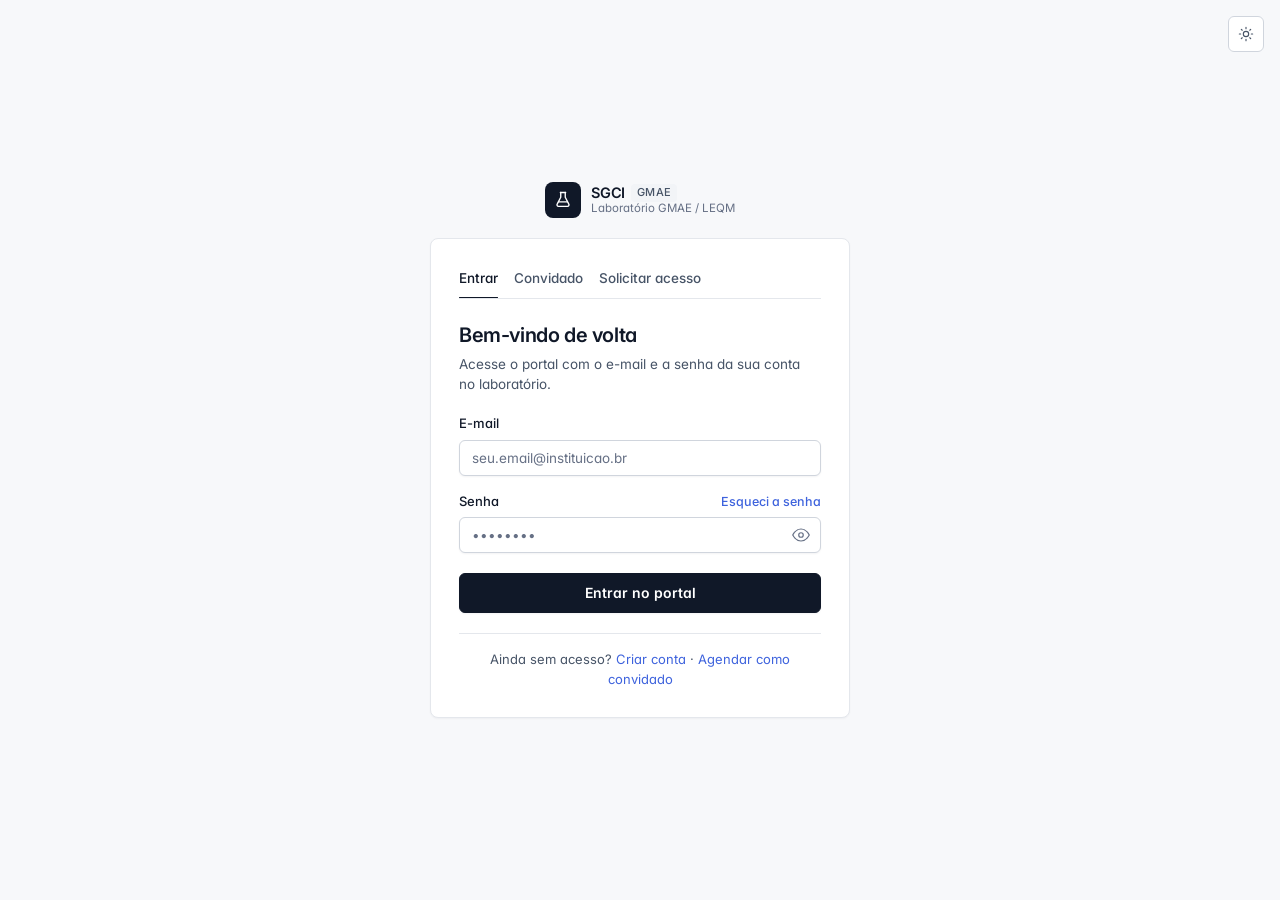
<file: index.html>
<!DOCTYPE html>
<html lang="pt-BR" data-theme="light">
<head>
    <meta charset="UTF-8">
    <meta name="viewport" content="width=device-width, initial-scale=1.0">
    <title>Entrar · SGCI / GMAE</title>

    <meta name="color-scheme" content="light dark">
    <meta name="theme-color" content="#F7F8FA">
    <script>try { var t = localStorage.getItem('sgci-theme-v3'); if (t === 'light' || t === 'dark') document.documentElement.dataset.theme = t; if (localStorage.getItem('sgci-densidade') === 'bancada') document.documentElement.dataset.densidade = 'bancada'; } catch (e) {}</script>

    <link rel="preconnect" href="https://fonts.googleapis.com">
    <link rel="preconnect" href="https://fonts.gstatic.com" crossorigin>
    <link rel="stylesheet" href="https://fonts.googleapis.com/css2?family=Inter:wght@400;500;600;700&display=swap">
    <link rel="stylesheet" href="tokens.css?v=7">
    <link rel="stylesheet" href="css/global.css?v=25">
    <link rel="stylesheet" href="css/layout.css?v=25">
    <link rel="stylesheet" href="css/components.css?v=25">
</head>
<body>
    <main class="auth-shell">
        <div class="auth-topbar">
            <button type="button" class="theme-toggle" id="auth-theme-btn" aria-label="Alternar tema claro/escuro" title="Alternar tema claro/escuro">
                <svg aria-hidden="true" focusable="false" width="16" height="16" viewBox="0 0 24 24" fill="none" stroke="currentColor" stroke-width="1.7" stroke-linecap="round" stroke-linejoin="round"><circle cx="12" cy="12" r="4"/><path d="M12 2v2M12 20v2M4.93 4.93l1.41 1.41M17.66 17.66l1.41 1.41M2 12h2M20 12h2M4.93 19.07l1.41-1.41M17.66 6.34l1.41-1.41"/></svg>
            </button>
        </div>

        <div class="auth-container">
            <header class="auth-hero-brand">
                <span class="auth-logo-mark" aria-hidden="true"><svg aria-hidden="true" focusable="false" width="18" height="18" viewBox="0 0 24 24" fill="none" stroke="currentColor" stroke-width="1.8" stroke-linecap="round" stroke-linejoin="round"><path d="M9 2v6.34L4.24 17.5A2 2 0 0 0 6 20.5h12a2 2 0 0 0 1.76-3L15 8.34V2"/><path d="M8.5 2h7"/><path d="M6.5 14.5h11"/></svg></span>
                <span class="brand-text">
                    <span class="brand-line" translate="no"><span class="brand-mark">SGCI</span><span class="brand-chip">GMAE</span></span>
                    <span class="brand-sub">Laboratório GMAE / LEQM</span>
                </span>
            </header>

            <section class="auth-panel login-card">
                <nav class="auth-switcher" aria-label="Modo de acesso">
                    <a href="index.html" id="tab-auth-login" class="auth-switch-btn active" aria-current="page" onclick="event.preventDefault(); voltarParaLogin()">Entrar</a>
                    <a href="#convidado" id="tab-auth-guest" class="auth-switch-btn" onclick="mostrarAcessoConvidado(event)">Convidado</a>
                    <a href="registro.html" class="auth-switch-btn">Solicitar acesso</a>
                </nav>

                <!-- 1. FORMULÁRIO DE LOGIN -->
                <form id="login-form" aria-label="Formulário de Autenticação">
                    <h1>Bem-vindo de volta</h1>
                    <p class="lede">Acesse o portal com o e-mail e a senha da sua conta no laboratório.</p>

                    <div class="input-group">
                        <label for="email">E-mail</label>
                        <input type="email" id="email" name="email" required autocomplete="username" placeholder="seu.email@instituicao.br" spellcheck="false">
                    </div>

                    <div class="input-group">
                        <div class="label-row">
                            <label for="password">Senha</label>
                            <a href="#" onclick="mostrarEsqueciSenha(event)">Esqueci a senha</a>
                        </div>
                        <div class="password-field">
                            <input type="password" id="password" name="password" required autocomplete="current-password" placeholder="••••••••">
                            <button type="button" class="password-toggle" data-target="password" aria-label="Mostrar senha"><svg aria-hidden="true" focusable="false" width="18" height="18" viewBox="0 0 24 24" fill="none" stroke="currentColor" stroke-width="1.6" stroke-linecap="round" stroke-linejoin="round"><path d="M1 12s4-8 11-8 11 8 11 8-4 8-11 8-11-8-11-8Z"/><circle cx="12" cy="12" r="3"/></svg></button>
                        </div>
                    </div>

                    <div id="login-feedback" class="feedback-msg" aria-live="polite"></div>

                    <button type="submit" id="btn-login" class="btn btn-primary btn-block">
                        <span class="btn-text">Entrar no portal</span>
                        <span class="spinner hidden" aria-hidden="true"></span>
                    </button>

                    <p class="auth-foot">Ainda sem acesso? <a href="registro.html" id="link-register">Criar conta</a> · <a href="#convidado" onclick="mostrarAcessoConvidado(event)">Agendar como convidado</a></p>
                </form>

                <!-- 1B. ACESSO COMO CONVIDADO — ETAPA 1 (SOLICITAR CÓDIGO POR E-MAIL) -->
                <form id="guest-request-form" class="hidden" aria-label="Acesso de Convidado">
                    <p class="eyebrow">acesso externo</p>
                    <h1>Entrar como convidado</h1>
                    <p class="lede">Acesse os equipamentos, seus POPs e o calendário de agendamento usando um código enviado ao seu e-mail.</p>

                    <div class="input-group">
                        <label for="guest-nome">Nome completo</label>
                        <input type="text" id="guest-nome" name="guest_nome" required minlength="2" maxlength="120" autocomplete="name" placeholder="Ex.: Maria Souza Lima…">
                    </div>

                    <div class="input-group">
                        <label for="guest-email">E-mail</label>
                        <input type="email" id="guest-email" name="guest_email" required autocomplete="email" placeholder="seu.email@instituicao.br" spellcheck="false">
                        <span class="help">Enviaremos um código de 6 dígitos para confirmar sua identidade e permitir remarcar ou desmarcar suas reservas.</span>
                    </div>

                    <div id="guest-req-feedback" class="feedback-msg" aria-live="polite"></div>

                    <button type="submit" id="btn-guest-request" class="btn btn-primary btn-block">
                        <span class="btn-text">Enviar código por e-mail</span>
                        <span class="spinner hidden" aria-hidden="true"></span>
                    </button>

                    <p class="auth-foot">Já é membro do laboratório? <a href="#" onclick="event.preventDefault(); voltarParaLogin()">Entrar com senha</a></p>
                </form>

                <!-- 1C. ACESSO COMO CONVIDADO — ETAPA 2 (VALIDAR CÓDIGO OTP) -->
                <form id="guest-verify-form" class="hidden" aria-label="Confirmar Código de Convidado">
                    <p class="eyebrow">verificação por e-mail</p>
                    <h1>Digite o código de acesso</h1>
                    <p class="lede">Enviamos um código de 6 dígitos para <strong id="guest-email-display"></strong>. Confira também a pasta de spam.</p>

                    <div class="input-group">
                        <label for="guest-otp-code">Código de 6 dígitos</label>
                        <input type="text" id="guest-otp-code" class="code-input" maxlength="6" required autocomplete="one-time-code" inputmode="numeric" placeholder="000000" spellcheck="false">
                    </div>

                    <div id="guest-verify-feedback" class="feedback-msg" aria-live="polite"></div>

                    <button type="submit" id="btn-guest-verify" class="btn btn-primary btn-block">
                        <span class="btn-text">Confirmar e acessar equipamentos</span>
                        <span class="spinner hidden" aria-hidden="true"></span>
                    </button>

                    <p class="auth-foot">
                        <a href="#" id="btn-guest-resend" onclick="reenviarCodigoConvidado(event)">Reenviar código</a>
                        ·
                        <a href="#" onclick="event.preventDefault(); voltarEtapaConvidado()">Trocar e-mail</a>
                    </p>
                </form>

                <!-- 2. FORMULÁRIO DE 2FA -->
                <form id="2fa-form" class="hidden" aria-label="Autenticação em Duas Etapas">
                    <p class="eyebrow">etapa 2 de 2</p>
                    <h1>Código de verificação</h1>
                    <p class="lede">Abra o aplicativo Autenticador e digite o código de 6 dígitos.</p>

                    <div class="input-group">
                        <label for="codigo-2fa">Código de 6 dígitos</label>
                        <input type="text" id="codigo-2fa" class="code-input" maxlength="8" required autocomplete="one-time-code" inputmode="numeric" placeholder="000000" spellcheck="false">
                    </div>

                    <div id="2fa-feedback" class="feedback-msg" aria-live="polite"></div>

                    <button type="submit" id="btn-2fa" class="btn btn-primary btn-block">
                        <span class="btn-text">Validar código</span>
                        <span class="spinner hidden" aria-hidden="true"></span>
                    </button>

                    <p class="auth-foot"><a href="index.html">Voltar ao login</a></p>
                </form>

                <!-- 3. FORMULÁRIO DE RECUPERAÇÃO DE SENHA -->
                <form id="forgot-password-form" class="hidden" aria-label="Recuperação de Senha">
                    <p class="eyebrow">recuperação</p>
                    <h1>Redefinir senha</h1>
                    <p class="lede">Confirme sua identidade com o Autenticador ou código de backup.</p>

                    <p class="auth-requirements">
                        Informe <strong>apenas um</strong> dos dois códigos abaixo. Caso não tenha o 2FA ativo, solicite uma senha temporária ao administrador.
                    </p>

                    <div class="input-group">
                        <label for="reset-email">E-mail da conta</label>
                        <input type="email" id="reset-email" required autocomplete="username" placeholder="seu.email@instituicao.br" spellcheck="false">
                    </div>

                    <div class="input-group">
                        <label for="reset-new-password">Nova senha</label>
                        <div class="password-field">
                            <input type="password" id="reset-new-password" required autocomplete="new-password" placeholder="Mínimo de 8 caracteres…">
                            <button type="button" class="password-toggle" data-target="reset-new-password" aria-label="Mostrar senha"><svg aria-hidden="true" focusable="false" width="18" height="18" viewBox="0 0 24 24" fill="none" stroke="currentColor" stroke-width="1.6" stroke-linecap="round" stroke-linejoin="round"><path d="M1 12s4-8 11-8 11 8 11 8-4 8-11 8-11-8-11-8Z"/><circle cx="12" cy="12" r="3"/></svg></button>
                        </div>
                    </div>

                    <div class="field-grid">
                        <div class="input-group">
                            <label for="reset-2fa">Autenticador (6 díg.)</label>
                            <input type="text" id="reset-2fa" class="mono" maxlength="6" inputmode="numeric" placeholder="000000" spellcheck="false">
                        </div>
                        <div class="input-group">
                            <label for="reset-backup">ou Código de backup</label>
                            <input type="text" id="reset-backup" class="mono" placeholder="LEQM-…" spellcheck="false">
                        </div>
                    </div>

                    <div id="reset-feedback" class="feedback-msg" aria-live="polite"></div>

                    <button type="submit" id="btn-reset" class="btn btn-primary btn-block">
                        <span class="btn-text">Salvar nova senha</span>
                        <span class="spinner hidden" aria-hidden="true"></span>
                    </button>

                    <p class="auth-foot"><a href="#" onclick="event.preventDefault(); voltarParaLogin()" id="link-login">Voltar ao login</a></p>
                </form>
            </section>
        </div>
    </main>

    <script src="js/api.js?v=6"></script>
    <script src="js/ui.js?v=3404"></script>
    <script src="js/salvaguardas.js?v=2"></script>
    <script src="js/auth.js?v=2004"></script>
    <script>
        document.getElementById('auth-theme-btn')?.addEventListener('click', function () {
            var next = document.documentElement.dataset.theme === 'light' ? 'dark' : 'light';
            document.documentElement.dataset.theme = next;
            try { localStorage.setItem('sgci-theme-v3', next); } catch (e) {}
        });
    </script>
</body>
</html>
</file>
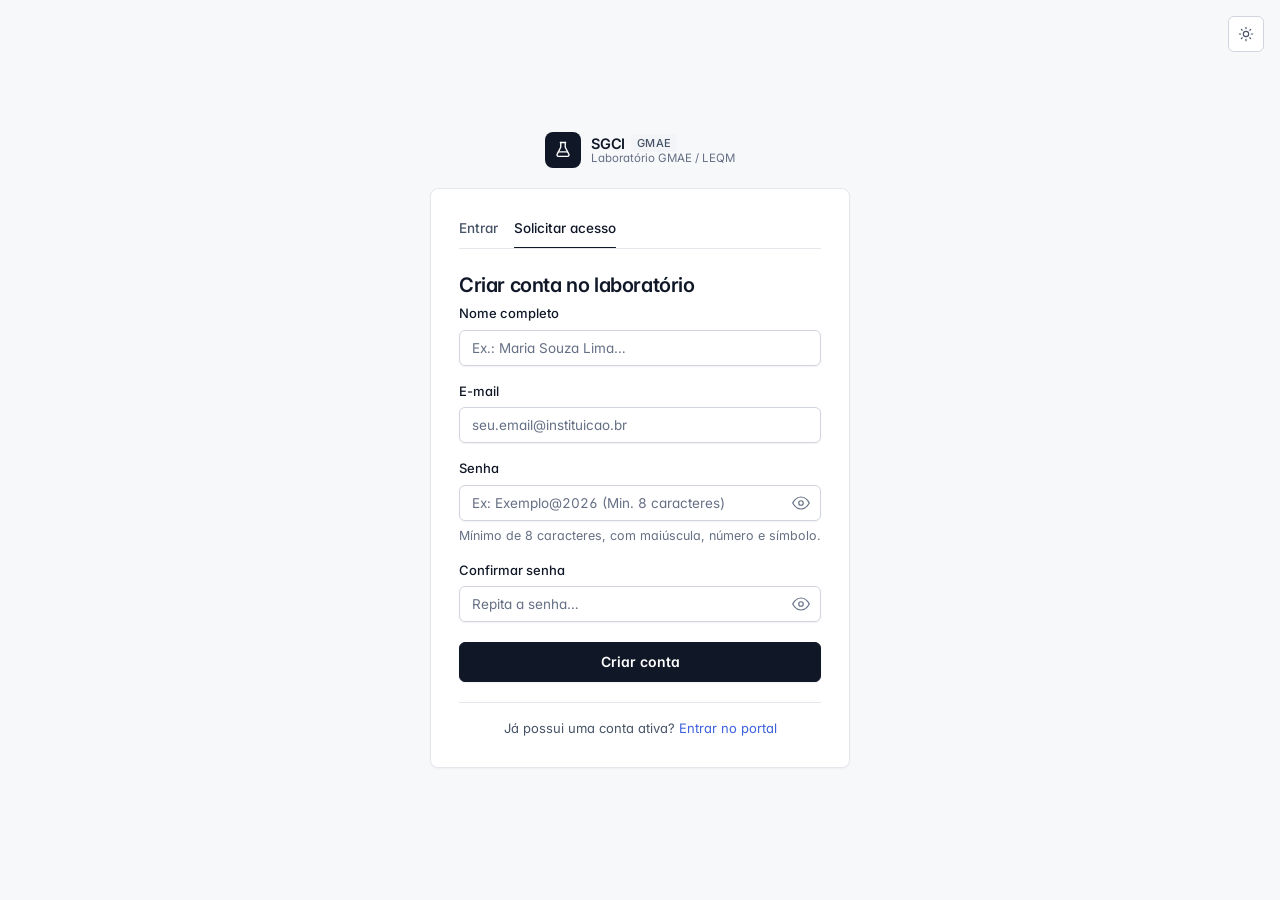
<file: registro.html>
<!DOCTYPE html>
<html lang="pt-BR" data-theme="light">
<head>
    <meta charset="UTF-8">
    <meta name="viewport" content="width=device-width, initial-scale=1.0">
    <title>Solicitar acesso · SGCI / GMAE</title>

    <meta name="color-scheme" content="light dark">
    <meta name="theme-color" content="#F7F8FA">
    <script>try { var t = localStorage.getItem('sgci-theme-v3'); if (t === 'light' || t === 'dark') document.documentElement.dataset.theme = t; if (localStorage.getItem('sgci-densidade') === 'bancada') document.documentElement.dataset.densidade = 'bancada'; } catch (e) {}</script>

    <link rel="preconnect" href="https://fonts.googleapis.com">
    <link rel="preconnect" href="https://fonts.gstatic.com" crossorigin>
    <link rel="stylesheet" href="https://fonts.googleapis.com/css2?family=Inter:wght@400;500;600;700&display=swap">
    <link rel="stylesheet" href="tokens.css?v=7">
    <link rel="stylesheet" href="css/global.css?v=25">
    <link rel="stylesheet" href="css/layout.css?v=25">
    <link rel="stylesheet" href="css/components.css?v=25">
</head>
<body>
    <main class="auth-shell">
        <div class="auth-topbar">
            <button type="button" class="theme-toggle" id="auth-theme-btn" aria-label="Alternar tema claro/escuro" title="Alternar tema claro/escuro">
                <svg aria-hidden="true" focusable="false" width="16" height="16" viewBox="0 0 24 24" fill="none" stroke="currentColor" stroke-width="1.7" stroke-linecap="round" stroke-linejoin="round"><circle cx="12" cy="12" r="4"/><path d="M12 2v2M12 20v2M4.93 4.93l1.41 1.41M17.66 17.66l1.41 1.41M2 12h2M20 12h2M4.93 19.07l1.41-1.41M17.66 6.34l1.41-1.41"/></svg>
            </button>
        </div>

        <div class="auth-container">
            <header class="auth-hero-brand">
                <span class="auth-logo-mark" aria-hidden="true"><svg aria-hidden="true" focusable="false" width="18" height="18" viewBox="0 0 24 24" fill="none" stroke="currentColor" stroke-width="1.8" stroke-linecap="round" stroke-linejoin="round"><path d="M9 2v6.34L4.24 17.5A2 2 0 0 0 6 20.5h12a2 2 0 0 0 1.76-3L15 8.34V2"/><path d="M8.5 2h7"/><path d="M6.5 14.5h11"/></svg></span>
                <span class="brand-text">
                    <span class="brand-line" translate="no"><span class="brand-mark">SGCI</span><span class="brand-chip">GMAE</span></span>
                    <span class="brand-sub">Laboratório GMAE / LEQM</span>
                </span>
            </header>

            <section class="auth-panel login-card">
                <nav class="auth-switcher" aria-label="Modo de acesso">
                    <a href="index.html" class="auth-switch-btn">Entrar</a>
                    <a href="registro.html" class="auth-switch-btn active" aria-current="page">Solicitar acesso</a>
                </nav>

                <h1>Criar conta no laboratório</h1>

                <form id="register-form" aria-label="Formulário de Solicitação de Registro">
                    <div class="input-group">
                        <label for="nome">Nome completo</label>
                        <input type="text" id="nome" name="nome" required autocomplete="name" placeholder="Ex.: Maria Souza Lima…">
                    </div>

                    <div class="input-group">
                        <label for="email">E-mail</label>
                        <input type="email" id="email" name="email" required autocomplete="email" placeholder="seu.email@instituicao.br" spellcheck="false">
                    </div>

                    <div class="input-group">
                        <label for="password">Senha</label>
                        <div class="password-field">
                            <input type="password" id="password" name="password" required autocomplete="new-password">
                            <button type="button" class="password-toggle" data-target="password" aria-label="Mostrar senha"><svg aria-hidden="true" focusable="false" width="18" height="18" viewBox="0 0 24 24" fill="none" stroke="currentColor" stroke-width="1.6" stroke-linecap="round" stroke-linejoin="round"><path d="M1 12s4-8 11-8 11 8 11 8-4 8-11 8-11-8-11-8Z"/><circle cx="12" cy="12" r="3"/></svg></button>
                        </div>
                        <span class="help">Mínimo de 8 caracteres, com maiúscula, número e símbolo.</span>
                    </div>

                    <div class="input-group">
                        <label for="confirm-password">Confirmar senha</label>
                        <div class="password-field">
                            <input type="password" id="confirm-password" name="confirm-password" required autocomplete="new-password" placeholder="Repita a senha…">
                            <button type="button" class="password-toggle" data-target="confirm-password" aria-label="Mostrar senha"><svg aria-hidden="true" focusable="false" width="18" height="18" viewBox="0 0 24 24" fill="none" stroke="currentColor" stroke-width="1.6" stroke-linecap="round" stroke-linejoin="round"><path d="M1 12s4-8 11-8 11 8 11 8-4 8-11 8-11-8-11-8Z"/><circle cx="12" cy="12" r="3"/></svg></button>
                        </div>
                    </div>

                    <div id="register-feedback" class="feedback-msg" aria-live="polite"></div>

                    <button type="submit" id="btn-register" class="btn btn-primary btn-block">
                        <span class="btn-text">Criar conta</span>
                        <span class="spinner hidden" aria-hidden="true"></span>
                    </button>
                </form>

                <p class="auth-foot">Já possui uma conta ativa? <a href="index.html" id="link-login">Entrar no portal</a></p>
            </section>
        </div>
    </main>

    <script src="js/api.js?v=5"></script>
    <script src="js/ui.js?v=3404"></script>
    <script src="js/salvaguardas.js?v=2"></script>
    <script src="js/register.js?v=2"></script>
    <script>
        document.getElementById('auth-theme-btn')?.addEventListener('click', function () {
            var next = document.documentElement.dataset.theme === 'light' ? 'dark' : 'light';
            document.documentElement.dataset.theme = next;
            try { localStorage.setItem('sgci-theme-v3', next); } catch (e) {}
        });
    </script>
</body>
</html>
</file>
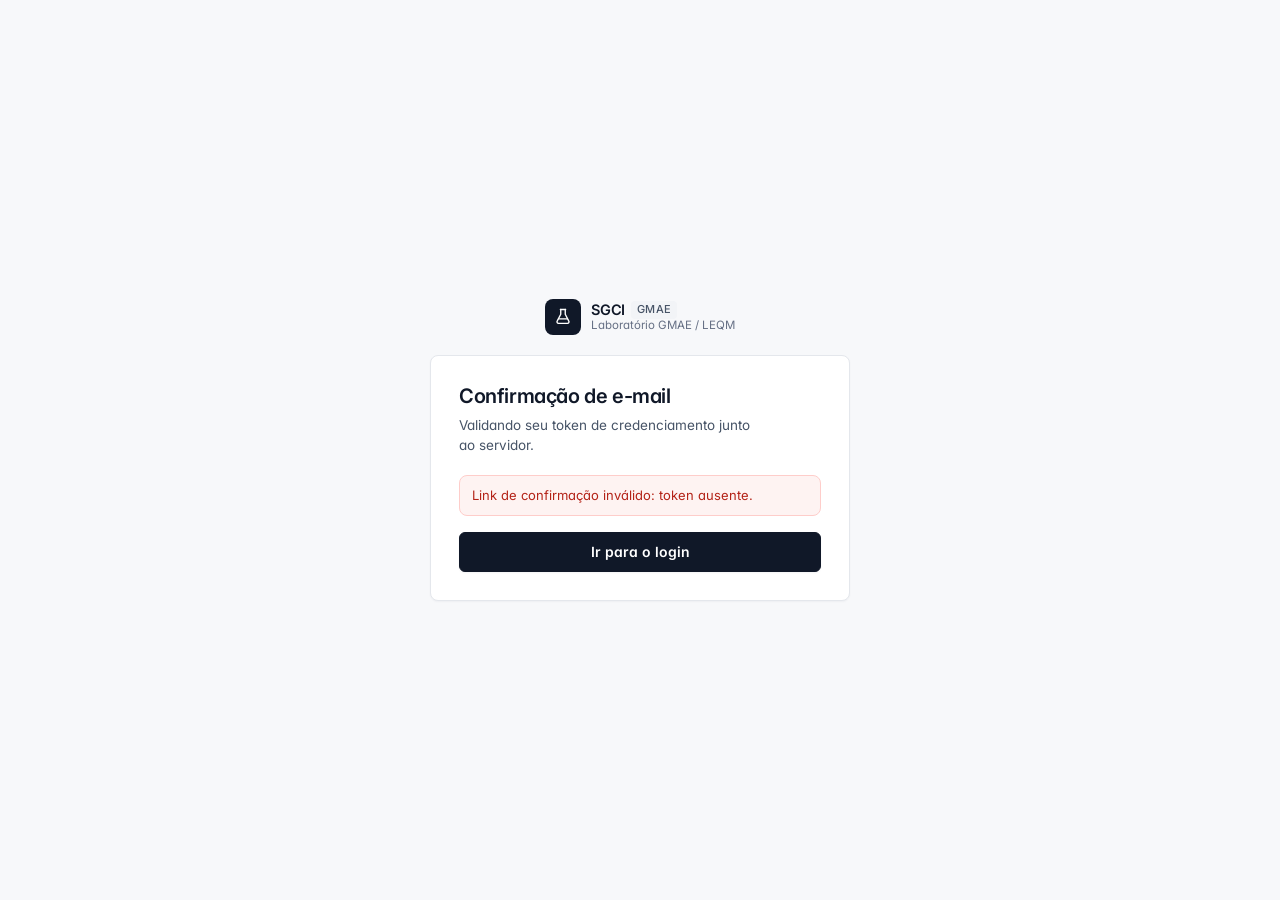
<file: verificar-email.html>
<!DOCTYPE html>
<html lang="pt-BR" data-theme="light">
<head>
    <meta charset="UTF-8">
    <meta name="viewport" content="width=device-width, initial-scale=1.0">
    <title>Confirmar e-mail · SGCI / GMAE</title>

    <meta name="color-scheme" content="light dark">
    <meta name="theme-color" content="#F7F8FA">
    <script>try { var t = localStorage.getItem('sgci-theme-v3'); if (t === 'light' || t === 'dark') document.documentElement.dataset.theme = t; if (localStorage.getItem('sgci-densidade') === 'bancada') document.documentElement.dataset.densidade = 'bancada'; } catch (e) {}</script>

    <link rel="preconnect" href="https://fonts.googleapis.com">
    <link rel="preconnect" href="https://fonts.gstatic.com" crossorigin>
    <link rel="stylesheet" href="https://fonts.googleapis.com/css2?family=Inter:wght@400;500;600;700&display=swap">
    <link rel="stylesheet" href="tokens.css?v=7">
    <link rel="stylesheet" href="css/global.css?v=25">
    <link rel="stylesheet" href="css/layout.css?v=25">
    <link rel="stylesheet" href="css/components.css?v=25">
</head>
<body>
    <main class="auth-shell">
        <div class="auth-container">
            <header class="auth-hero-brand">
                <span class="auth-logo-mark" aria-hidden="true"><svg aria-hidden="true" focusable="false" width="18" height="18" viewBox="0 0 24 24" fill="none" stroke="currentColor" stroke-width="1.8" stroke-linecap="round" stroke-linejoin="round"><path d="M9 2v6.34L4.24 17.5A2 2 0 0 0 6 20.5h12a2 2 0 0 0 1.76-3L15 8.34V2"/><path d="M8.5 2h7"/><path d="M6.5 14.5h11"/></svg></span>
                <span class="brand-text">
                    <span class="brand-line" translate="no"><span class="brand-mark">SGCI</span><span class="brand-chip">GMAE</span></span>
                    <span class="brand-sub">Laboratório GMAE / LEQM</span>
                </span>
            </header>

            <section class="auth-panel">
                <h1>Confirmação de e-mail</h1>
                <p class="lede">Validando seu token de credenciamento junto ao servidor.</p>

                <div id="verificacao-spinner" class="loading" role="status">
                    <span class="spinner" aria-hidden="true"></span> Confirmando seu e-mail
                </div>

                <div id="verificacao-resultado" class="hidden">
                    <p id="verificacao-mensagem" class="feedback-msg mt-md" aria-live="polite"></p>
                    <a href="index.html" class="btn btn-primary btn-block">Ir para o login</a>
                </div>
            </section>
        </div>
    </main>

    <script>
        (async function () {
            const API_URL = localStorage.getItem('sgci_api_url') || 'https://api-hzrz.onrender.com';
            const params = new URLSearchParams(window.location.search);
            const token = params.get('token');

            const spinner = document.getElementById('verificacao-spinner');
            const resultado = document.getElementById('verificacao-resultado');
            const mensagem = document.getElementById('verificacao-mensagem');

            function mostrarResultado(texto, sucesso) {
                spinner.classList.add('hidden');
                resultado.classList.remove('hidden');
                mensagem.textContent = texto;
                mensagem.className = `feedback-msg ${sucesso ? 'success' : 'error'}`;
            }

            if (!token) {
                mostrarResultado('Link de confirmação inválido: token ausente.', false);
                return;
            }

            try {
                const res = await fetch(`${API_URL}/verificar-email?token=${encodeURIComponent(token)}`, { method: 'GET' });
                const data = await res.json().catch(() => ({}));

                if (res.ok) {
                    mostrarResultado(data.mensagem || 'E-mail confirmado com sucesso!', true);
                } else {
                    mostrarResultado(data.detail || 'Não foi possível confirmar seu e-mail.', false);
                }
            } catch (err) {
                mostrarResultado('Erro de conexão. Tente novamente em instantes.', false);
            }
        })();
    </script>
</body>
</html>
</file>
<file: tokens.css>
/* ==========================================
   TOKENS DO DESIGN SYSTEM (design-system-enforcer)
   Fonte única de cor, borda, raio, sombra e tipografia.
   Direção: minimalismo técnico moderno. Fundo cinza muito suave,
   superfícies brancas com borda fina, cantos levemente arredondados,
   tipografia escura e UMA cor de destaque (índigo) usada só onde orienta:
   item ativo, links, foco, seleção e o dia ativo do calendário.
   A ação primária é neutra (grafite), para o destaque não competir.
   Pares de texto conferidos para WCAG AA (≥ 4.5:1) — ver SKILL.md §2.
   ========================================== */
:root {
    /* ---------- Neutros ---------- */
    --bg-canvas: #F7F8FA;          /* fundo geral da página */
    --bg-workspace: #F7F8FA;       /* área útil: mesma cor do fundo (sem moldura) */
    --bg-surface: #FFFFFF;         /* sidebar, tabelas, painéis, dropdowns, modais */
    --bg-subtle: #F2F4F7;          /* hover sutil, trilhos, chips neutros */
    --border-subtle: #E4E7EC;      /* a borda padrão de toda superfície */

    /* ---------- Cor de destaque (única) ---------- */
    --brand-primary: #3E63DD;      /* índigo: ativo, links, foco (branco sobre ele 5,2:1) */
    --brand-hover: #3451B2;
    --brand-soft: #EEF2FE;

    --action-dark: #101828;        /* grafite: ação primária, marca */
    --action-dark-hover: #1D2939;

    /* Botão primário (grafite no claro; claro sobre grafite no escuro) */
    --action-primary: #101828;
    --action-primary-hover: #1D2939;
    --action-primary-text: #FFFFFF;

    --danger-primary: #D92D20;     /* fundo sólido de excluir (texto branco 4,8:1) */
    --danger-soft: #FEF3F2;

    --text-primary: #101828;
    --text-secondary: #475467;
    --text-muted: #667085;         /* só sobre branco/--bg-hover/--bg-canvas */

    /* ---------- Auxiliares ---------- */
    --bg-hover: #F9FAFB;           /* hover de linhas */
    --bg-input: #FFFFFF;
    --bg-inset: #F9FAFB;
    --border-soft: #EEF0F3;        /* divisórias internas de tabela */
    --border-strong: #D0D5DD;      /* botões secundários e controles */
    --border-control: #98A2B3;     /* hover de inputs, checkbox (≥ 3:1) */
    --brand-border: #C6D4F9;
    --text-on-dark: #FFFFFF;
    --accent-violet: #6E56CF;      /* variação de avatar de iniciais */
    --rating: #F79009;

    --success-text: #067647;
    --success-bg: #ECFDF3;
    --success-border: #ABEFC6;
    --success-solid: #17B26A;
    --warning-text: #B54708;
    --warning-bg: #FFFAEB;
    --warning-border: #FEDF89;
    --warning-solid: #F79009;
    --danger-text: #B42318;        /* texto vermelho sobre --danger-soft (5,9:1) */
    --danger-border: #FECDCA;
    --danger-solid: #D92D20;

    --overlay: rgb(16 24 40 / 0.36);

    /* ---------- Raios (levemente arredondados) ---------- */
    --radius-lg: 8px;              /* containers: tabelas, painéis, modais */
    --radius-panel: 8px;           /* painéis laterais (agenda) */
    --radius-md: 8px;              /* cards internos e dropdowns */
    --radius-sm: 6px;              /* botões, inputs, badges, itens de menu */
    --radius-pill: 999px;          /* só pontos de status e avatares */

    /* ---------- Sombras: quase imperceptíveis; a borda separa ---------- */
    --shadow-xs: 0 1px 2px rgb(16 24 40 / 0.05);     /* botões secundários e campos */
    --shadow-card: 0 1px 2px rgb(16 24 40 / 0.04);   /* tabelas e painéis */
    --shadow-float: 0 1px 2px rgb(16 24 40 / 0.04);
    --shadow-pop: 0 0 0 1px rgb(16 24 40 / 0.06), 0 16px 32px -12px rgb(16 24 40 / 0.20);

    /* ---------- Tipografia ---------- */
    --font-sans: 'Inter', system-ui, -apple-system, 'Segoe UI', Roboto, Arial, sans-serif;
    --font-code: ui-monospace, SFMono-Regular, 'Cascadia Mono', Menlo, Consolas, monospace;

    /* ---------- Espaçamento (grade de 4px) ---------- */
    --space-1: 4px;
    --space-2: 8px;
    --space-3: 12px;
    --space-4: 16px;
    --space-5: 20px;
    --space-6: 24px;
    --space-7: 28px;
    --space-8: 32px;
    --space-10: 40px;
    --space-12: 48px;

    /* ---------- Aliases (nomes usados pelos componentes e pelo calendário) ---------- */
    --accent-brand: var(--brand-primary);
    --accent-brand-hover: var(--brand-hover);
    --accent-brand-bg: var(--brand-soft);
    --accent-brand-border: var(--brand-border);
    --accent-primary: var(--action-dark);
    --accent-hover: var(--action-dark-hover);
    --danger-bg: var(--danger-soft);
    --radius-card: var(--radius-lg);
}

/* ==========================================
   MODO ESCURO (botão de tema) — mesmos nomes, valores escuros neutros.
   Só em tela: na impressão valem sempre os tokens claros.
   ========================================== */
@media screen {
    [data-theme="dark"] {
        --bg-canvas: #0C0D10;
        --bg-workspace: #0C0D10;
        --bg-surface: #121417;
        --bg-subtle: #1A1D22;
        --border-subtle: #262A31;

        --brand-primary: #3E63DD;
        --brand-hover: #3451B2;
        --brand-soft: #182039;

        --action-dark: #1D2026;
        --action-dark-hover: #262A31;

        --action-primary: #EDEEF0;
        --action-primary-hover: #FFFFFF;
        --action-primary-text: #101828;

        --danger-primary: #D92D20;
        --danger-soft: #2A1414;

        --text-primary: #EDEEF0;
        --text-secondary: #C1C6CF;
        --text-muted: #8E96A3;

        --bg-hover: #16181C;
        --bg-input: #121417;
        --bg-inset: #15171B;
        --border-soft: #1E2126;
        --border-strong: #343A44;
        --border-control: #5F6773;
        --brand-border: #2B3A6B;
        --text-on-dark: #FFFFFF;
        --accent-violet: #A99BF0;
        --rating: #FDB022;

        --success-text: #47CD89;
        --success-bg: #0E2A1C;
        --success-border: #1A4D33;
        --success-solid: #17B26A;
        --warning-text: #FDB022;
        --warning-bg: #2B1F0A;
        --warning-border: #5A4210;
        --warning-solid: #F79009;
        --danger-text: #F97066;
        --danger-border: #5C2222;
        --danger-solid: #F04438;

        --overlay: rgb(0 0 0 / 0.60);
        --shadow-xs: none;
        --shadow-card: none;
        --shadow-float: none;
        --shadow-pop: 0 0 0 1px var(--border-strong), 0 16px 40px -12px rgb(0 0 0 / 0.6);

        /* links e texto índigo sobre fundo escuro precisam de um tom mais claro */
        --accent-brand: #93A8F4;
        --accent-brand-hover: #B4C3F8;
    }
}
</file>
<file: css/global.css>
/* ==========================================
   BASE DO SISTEMA
   Cores, bordas, raios e fontes vêm de tokens.css (design-system-enforcer).
   Aqui ficam: escala tipográfica, medidas de layout, aliases semânticos
   usados pelos componentes e pelo JS, reset e utilitários.
   ========================================== */
:root {
    /* Família tabular: "mono" do sistema = Inter com algarismos de largura fixa */
    --font-mono: var(--font-sans);
    --font-serif: var(--font-sans);

    /* Raios — aliases legados */
    --radius-xs: var(--radius-sm);
    --radius: var(--radius-md);

    /* Escala tipográfica */
    --fs-micro: 12px;
    --fs-2xs: 11px;
    --fs-xs: 12px;
    --fs-sm: 13px;
    --fs-base: 14px;
    --fs-md: 15px;
    --fs-lg: 17px;
    --fs-xl: 22px;
    --fs-2xl: 24px;
    --fs-kpi: 24px;

    /* Alturas de controles */
    --ctrl-sm: 30px;
    --ctrl-md: 36px;
    --ctrl-lg: 40px;

    /* Layout */
    --sidebar-w: 224px;
    --topbar-h: 64px;
    --content-max: none;

    /* Movimento */
    --ease: cubic-bezier(0.22, 1, 0.36, 1);
    --t-fast: 140ms;
    --t-base: 220ms;
    --transition-fast: 140ms cubic-bezier(0.22, 1, 0.36, 1);
    --transition-smooth: 220ms cubic-bezier(0.22, 1, 0.36, 1);

    /* Camadas */
    --z-sidebar: 40;
    --z-topbar: 45;
    --z-modal: 1000;
    --z-modal-top: 10050;
    --z-palette: 11000;
    --z-toast: 12000;
}

/* ==========================================
   CAMADA SEMÂNTICA — nomes curtos usados por componentes, calendário e JS.
   Todos apontam para tokens.css; nenhum valor de cor mora aqui.
   ========================================== */
:root,
[data-theme="light"],
[data-theme="dark"] {
    --bg: var(--bg-canvas);
    --surface: var(--bg-surface);
    --surface-2: var(--bg-subtle);
    --surface-3: var(--bg-input);
    --surface-sunk: var(--bg-canvas);
    --surface-hover: var(--bg-hover);

    --line: var(--border-subtle);
    --line-strong: var(--border-strong);
    --line-focus: var(--accent-brand);

    --text: var(--text-primary);
    --text-2: var(--text-secondary);
    --muted: var(--text-muted);
    --faint: var(--text-muted);

    --accent: var(--accent-brand);
    --accent-solid: var(--accent-brand);
    --accent-ink: var(--text-on-dark);
    --accent-tint: var(--accent-brand-bg);
    --accent-border: var(--accent-brand-border);

    --success: var(--success-text);
    --success-ink: var(--success-text);
    --success-tint: var(--success-bg);

    --warning: var(--warning-text);
    --warning-ink: var(--warning-text);
    --warning-tint: var(--warning-bg);

    --danger: var(--danger-text);
    --danger-ink: var(--danger-text);
    --danger-tint: var(--danger-bg);

    --info: var(--accent-brand);
    --info-ink: var(--accent-brand);
    --info-tint: var(--accent-brand-bg);
    --info-border: var(--accent-brand-border);
}

:root, [data-theme="light"] { color-scheme: light; }
@media screen {
    [data-theme="dark"] { color-scheme: dark; }
}

/* ==========================================
   MODO BANCADA (letras e controles maiores)
   ========================================== */
[data-densidade="bancada"] {
    --fs-micro: 13px;
    --fs-2xs: 12px;
    --fs-xs: 13px;
    --fs-sm: 14px;
    --fs-base: 15px;
    --fs-md: 16px;
    --fs-lg: 18px;
    --fs-xl: 22px;
    --fs-2xl: 24px;
    --fs-kpi: 28px;

    --ctrl-sm: 36px;
    --ctrl-md: 42px;
    --ctrl-lg: 46px;

    --sidebar-w: 240px;
}

/* ==========================================
   RESET E TIPOGRAFIA
   ========================================== */
*, *::before, *::after {
    margin: 0;
    padding: 0;
    box-sizing: border-box;
}

html {
    scroll-padding-top: 16px;
    -webkit-tap-highlight-color: transparent;
    -webkit-text-size-adjust: 100%;
}

html, body {
    min-height: 100%;
    background-color: var(--bg-canvas);
    color: var(--text-primary);
    font-family: var(--font-sans);
    font-size: var(--fs-base);
    font-feature-settings: "cv11", "ss01";
    line-height: 1.5;
    -webkit-font-smoothing: antialiased;
    -moz-osx-font-smoothing: grayscale;
    overflow-x: hidden;
}

h1, h2, h3, h4, h5, h6 {
    color: var(--text-primary);
    font-family: var(--font-sans);
    font-weight: 600;
    line-height: 1.25;
    letter-spacing: -0.01em;
    text-wrap: balance;
}

h1 { font-size: var(--fs-2xl); font-weight: 700; letter-spacing: -0.02em; }
h2 { font-size: var(--fs-lg); }
h3 { font-size: var(--fs-md); }
h4 { font-size: var(--fs-base); }

p { color: var(--text-secondary); }

a {
    color: var(--accent-brand);
    text-decoration: none;
    border-radius: 2px;
}
a:hover {
    color: var(--accent-brand-hover);
    text-decoration: underline;
    text-underline-offset: 2px;
}

/* Foco de teclado único para todo o sistema */
:focus { outline: none; }
:focus-visible {
    outline: 2px solid var(--accent-brand);
    outline-offset: 2px;
}

button, [role="button"], select, label[for], summary { touch-action: manipulation; }

input[type="checkbox"], input[type="radio"], input[type="range"] { accent-color: var(--accent-brand); }

::selection { background: var(--accent-brand-bg); color: var(--text-primary); }

button, input, select, textarea {
    font: inherit;
    color: inherit;
}

code, pre, kbd, .mono {
    font-family: var(--font-mono);
    font-variant-numeric: tabular-nums;
}
code, pre { font-family: var(--font-code); font-size: 0.92em; }

kbd {
    display: inline-flex;
    align-items: center;
    justify-content: center;
    min-width: 20px;
    height: 20px;
    padding: 0 5px;
    font-size: 11px;
    font-weight: 500;
    color: var(--text-secondary);
    background: var(--bg-surface);
    border: 1px solid var(--border-subtle);
    border-radius: 4px;
    box-shadow: 0 1px 0 var(--border-subtle);
}

hr {
    border: 0;
    border-top: 1px solid var(--border-subtle);
    margin: var(--space-4) 0;
}

/* ==========================================
   UTILITÁRIOS DE ESTADO
   ========================================== */
.fade-in { /* sem animação de entrada (regra: movimento só em resposta a ação) */ }

.hidden { display: none !important; }
.sr-only {
    position: absolute;
    width: 1px;
    height: 1px;
    padding: 0;
    margin: -1px;
    overflow: hidden;
    clip: rect(0, 0, 0, 0);
    white-space: nowrap;
    border: 0;
}

/* Esqueleto de carregamento: bloco plano com pulso de opacidade discreto */
.skeleton {
    display: block;
    background: var(--bg-input);
    border-radius: 4px;
    animation: skeleton-pulse 1.4s ease-in-out infinite;
}
@keyframes skeleton-pulse {
    0%, 100% { opacity: 1; }
    50% { opacity: 0.55; }
}

/* ==========================================
   UTILITÁRIOS DE TEXTO
   ========================================== */
.text-default   { color: var(--text-primary); }
.text-secondary { color: var(--text-secondary); }
.text-muted     { color: var(--text-muted); }
.text-faint     { color: var(--text-muted); }
.text-primary   { color: var(--accent-brand); }
.text-success   { color: var(--success-text); }
.text-warning   { color: var(--warning-text); }
.text-danger    { color: var(--danger-text); }
.text-info      { color: var(--accent-brand); }

.text-xs     { font-size: var(--fs-xs); }
.text-small  { font-size: var(--fs-sm); }
.text-lg     { font-size: var(--fs-lg); }
.font-bold   { font-weight: 600; }
.font-medium { font-weight: 500; }
.tabular,
table, time, .mono, code, kbd { font-variant-numeric: tabular-nums; }
.truncate    { white-space: nowrap; overflow: hidden; text-overflow: ellipsis; }
.pre-wrap    { white-space: pre-wrap; word-break: break-word; }
.break-words { word-break: break-word; }
.clamp {
    display: -webkit-box;
    -webkit-line-clamp: 2;
    -webkit-box-orient: vertical;
    overflow: hidden;
}

/* Micro-label: metadados, rótulos de KPI, grupos e cabeçalhos de tabela */
.micro {
    font-size: var(--fs-micro);
    font-weight: 500;
    letter-spacing: 0;
    color: var(--text-muted);
    line-height: 1.3;
}

/* Rótulo de contexto (fora do cabeçalho da página vira micro-label) */
.eyebrow {
    display: block;
    font-size: var(--fs-micro);
    font-weight: 500;
    letter-spacing: 0;
    color: var(--text-muted);
}
/* Rótulos vêm em minúsculas do JS ("equipamento", "período"): só a inicial sobe */
.eyebrow::first-letter,
.micro::first-letter { text-transform: uppercase; }

.meta {
    font-size: var(--fs-xs);
    color: var(--text-muted);
    font-variant-numeric: tabular-nums;
}

/* Link para pular a navegação (visível só com teclado) */
.skip-link {
    position: absolute;
    top: 8px;
    left: 8px;
    z-index: var(--z-toast);
    padding: 8px 12px;
    background: var(--accent-primary);
    color: var(--text-on-dark);
    border-radius: var(--radius-sm);
    font-weight: 600;
    transform: translateY(-200%);
}
.skip-link:focus-visible { transform: none; text-decoration: none; }

/* Movimento reduzido: sem transições (nenhum JS depende de transitionend).
   "transition: none" em vez de duração mínima evita que filhos herdem
   visibility em transição e fiquem ocultos dentro de um pai já visível. */
@media (prefers-reduced-motion: reduce) {
    *, *::before, *::after {
        animation-duration: 0.01ms !important;
        animation-iteration-count: 1 !important;
        transition: none !important;
        scroll-behavior: auto !important;
    }
}

/* ==========================================
   UTILITÁRIOS DE LAYOUT
   ========================================== */
.stack-xs > * + * { margin-top: var(--space-1); }
.stack-sm > * + * { margin-top: var(--space-2); }
.stack-md > * + * { margin-top: var(--space-4); }
.stack-lg > * + * { margin-top: var(--space-6); }

.cluster {
    display: flex;
    flex-wrap: wrap;
    align-items: center;
    gap: var(--space-2);
}

.between {
    display: flex;
    justify-content: space-between;
    align-items: center;
    gap: var(--space-3);
}

.grow { flex: 1; min-width: 0; }

.mt-xs { margin-top: var(--space-1); }
.mt-sm { margin-top: var(--space-2); }
.mt-md { margin-top: var(--space-4); }
.mt-lg { margin-top: var(--space-6); }
.mb-xs { margin-bottom: var(--space-1); }
.mb-sm { margin-bottom: var(--space-2); }
.mb-md { margin-bottom: var(--space-4); }
.mb-lg { margin-bottom: var(--space-6); }

/* ==========================================
   IMPRESSÃO
   ========================================== */
@media print {
    .sidebar, .top-bar, .topbar, .sidebar-backdrop, .toast-region, #toast-container, .cmdk-overlay,
    .page-actions, .toolbar, .pagination, .row-actions, .doc-toolbar, .item-card-actions {
        display: none !important;
    }
    html, body, .app-layout, .dashboard-layout, .main-content, .main-wrapper, .content-area {
        height: auto !important;
        overflow: visible !important;
        background: var(--bg-surface) !important;
        color: var(--text-primary) !important;
        padding: 0 !important;
    }
    .doc-viewer { position: static !important; padding: 0 !important; background: var(--bg-surface) !important; }
    .doc-page { box-shadow: none !important; padding: 0 !important; max-width: none !important; border: 0 !important; }
}
</file>
<file: css/layout.css>
/* ==========================================
   SHELL DO SISTEMA
   Sidebar compacta de 224px (marca, navegação em acordeão, conta) e área útil
   ampla direto sobre o fundo. Sem topbar, sem barra de saudação, sem moldura.

   ┌─ sidebar 224 ──┐┌──────────── área útil ─────────────────────┐
   │ SGCI GMAE  ●on ││ Título · subtítulo           [ação][ação]  │
   │ ⌕ Buscar  ⌃K   ││ ───────────────────────────────────────────│
   │ Início         ││ 7 equipamentos              [⌕ buscar…  ] │
   │ ▾ Conhecimento ││ ┌ tabela técnica ─────────────────────────┐│
   │ ▸ Rotina       ││ │ linha · linha · linha                    ││
   │ GP Gabriel     ││ └──────────────────────────────────────────┘│
   │ 🔒 ☾ T   Sair  ││                                             │
   └────────────────┘└─────────────────────────────────────────────┘
   ========================================== */
.app-layout,
.dashboard-layout {
    min-height: 100vh;
    min-height: 100dvh;
    width: 100%;
    background: var(--bg-canvas);
}

/* ==========================================
   MARCA (sidebar, barra do celular e telas de login)
   ========================================== */
.brand {
    display: inline-flex;
    align-items: center;
    gap: 8px;
    min-width: 0;
    color: var(--text-primary);
    text-decoration: none;
}

.brand-glyph {
    width: 24px;
    height: 24px;
    border-radius: var(--radius-sm);
    display: inline-flex;
    align-items: center;
    justify-content: center;
    background: var(--action-dark);
    color: var(--text-on-dark);
    flex-shrink: 0;
}
[data-theme="dark"] .brand-glyph { background: var(--action-primary); color: var(--action-primary-text); }

.brand-copy,
.brand-text {
    display: flex;
    flex-direction: column;
    line-height: 1.2;
    min-width: 0;
}

.brand-line {
    display: inline-flex;
    align-items: center;
    gap: 6px;
}

.brand-mark {
    font-size: 14.5px;
    font-weight: 600;
    letter-spacing: -0.015em;
    color: var(--text-primary);
}

.brand-chip {
    display: inline-flex;
    align-items: center;
    height: 18px;
    padding: 0 6px;
    border-radius: 4px;
    background: var(--bg-subtle);
    color: var(--text-secondary);
    font-size: 11px;
    font-weight: 500;
    letter-spacing: 0.02em;
}

.brand-sub {
    font-size: 11.5px;
    color: var(--text-muted);
    white-space: nowrap;
    overflow: hidden;
    text-overflow: ellipsis;
}

/* Botão de tema das telas de login */
.theme-toggle {
    width: 36px;
    height: 36px;
    display: inline-flex;
    align-items: center;
    justify-content: center;
    border: 1px solid var(--border-strong);
    border-radius: var(--radius-sm);
    background: var(--bg-surface);
    color: var(--text-secondary);
    cursor: pointer;
    transition: background-color var(--t-fast), color var(--t-fast);
}
.theme-toggle:hover {
    background: var(--bg-hover);
    color: var(--text-primary);
}

/* Indicador de conexão: ponto + texto discreto */
.sys-status {
    display: inline-flex;
    align-items: center;
    gap: 5px;
    margin-left: auto;
    font-size: 11px;
    font-weight: 500;
    color: var(--text-muted);
    white-space: nowrap;
}
.sys-status .dot {
    width: 6px;
    height: 6px;
    border-radius: 50%;
    background: var(--success-solid);
}
.sys-status.is-offline { color: var(--danger-text); }
.sys-status.is-offline .dot { background: var(--danger-solid); }

/* ==========================================
   SIDEBAR FIXA
   ========================================== */
.sidebar {
    position: fixed;
    top: 0;
    left: 0;
    bottom: 0;
    width: var(--sidebar-w);
    height: 100vh;
    height: 100dvh;
    display: flex;
    flex-direction: column;
    background: var(--bg-surface);
    border-right: 1px solid var(--border-subtle);
    z-index: var(--z-sidebar);
    user-select: none;
}

.sidebar-header,
.sidebar-brand {
    height: 56px;
    flex-shrink: 0;
    display: flex;
    align-items: center;
    gap: var(--space-2);
    padding: 0 var(--space-4);
}
.sidebar-brand .sidebar-close { display: none; }

/* Gatilho da paleta (Ctrl+K) */
.sidebar-search {
    flex-shrink: 0;
    display: flex;
    align-items: center;
    gap: 8px;
    height: 32px;
    margin: 0 var(--space-3);
    padding: 0 6px 0 10px;
    border: 1px solid var(--border-subtle);
    border-radius: var(--radius-sm);
    background: var(--bg-surface);
    box-shadow: var(--shadow-xs);
    color: var(--text-muted);
    font-size: 13px;
    text-align: left;
    cursor: pointer;
    transition: border-color var(--t-fast), color var(--t-fast);
}
.sidebar-search > span:first-of-type { flex: 1; }
.sidebar-search .keys { display: inline-flex; gap: 2px; }
.sidebar-search:hover { border-color: var(--border-strong); color: var(--text-primary); }

.nav-links,
.sidebar-nav {
    flex: 1;
    overflow-y: auto;
    overscroll-behavior: contain;
    padding: var(--space-3);
}

.sidebar-nav ul {
    list-style: none;
    display: flex;
    flex-direction: column;
    gap: 1px;
}
.sidebar-nav > ul { gap: 2px; }

/* Item de navegação */
.nav-item {
    width: 100%;
    display: flex;
    align-items: center;
    gap: 10px;
    height: 32px;
    padding: 0 8px;
    border: 0;
    border-radius: var(--radius-sm);
    background: transparent;
    color: var(--text-secondary);
    font-size: 13.5px;
    font-weight: 500;
    text-align: left;
    cursor: pointer;
    position: relative;
    transition: background-color var(--t-fast), color var(--t-fast);
}
[data-densidade="bancada"] .nav-item { height: 42px; }

.nav-item .icon {
    color: var(--text-muted);
    transition: color var(--t-fast);
}

.nav-item .nav-label {
    flex: 1;
    min-width: 0;
    white-space: nowrap;
    overflow: hidden;
    text-overflow: ellipsis;
}

.nav-item .nav-tag {
    flex-shrink: 0;
    height: 16px;
    padding: 0 5px;
    display: inline-flex;
    align-items: center;
    border-radius: 4px;
    background: var(--bg-subtle);
    color: var(--text-secondary);
    font-size: 11px;
    font-weight: 500;
}

.nav-item .nav-index,
.nav-item kbd {
    font-size: 10px;
    font-variant-numeric: tabular-nums;
    color: var(--text-muted);
}

.nav-item:hover {
    background: var(--bg-subtle);
    color: var(--text-primary);
}
.nav-item:hover .icon { color: var(--text-primary); }
.nav-item:focus-visible { outline-offset: -2px; }

/* Ativo: fundo de destaque suave; mesmo peso para o rótulo não "pular" */
.nav-item.active,
.nav-item.active:hover {
    background: var(--brand-soft);
    color: var(--accent-brand);
}
.nav-item.active .icon { color: var(--accent-brand); }

/* Rótulo de grupo simples (ex.: "Sistema") */
.nav-section-label,
.nav-group {
    display: block;
    padding: var(--space-4) 8px 4px;
    font-size: var(--fs-micro);
    font-weight: 500;
    color: var(--text-muted);
}

/* Grupo em acordeão */
.nav-acc { margin-top: var(--space-3); }
/* modo convidado: grupos sem itens somem */
.nav-acc:not(:has(.nav-item)) { display: none; }

.nav-acc-toggle {
    width: 100%;
    display: flex;
    align-items: center;
    justify-content: space-between;
    gap: 10px;
    height: 28px;
    padding: 0 8px;
    border: 0;
    border-radius: var(--radius-sm);
    background: transparent;
    color: var(--text-muted);
    font-size: var(--fs-micro);
    font-weight: 500;
    text-align: left;
    cursor: pointer;
    transition: background-color var(--t-fast), color var(--t-fast);
}
[data-densidade="bancada"] .nav-acc-toggle { height: 36px; }
.nav-acc-toggle:hover { color: var(--text-secondary); }
.nav-acc-toggle:focus-visible { outline-offset: -2px; }

/* Chevron desenhado em CSS: o texto do botão continua só o nome do grupo */
.nav-acc-toggle::after {
    content: "";
    width: 5px;
    height: 5px;
    margin-right: 4px;
    border-right: 1.5px solid currentColor;
    border-bottom: 1.5px solid currentColor;
    opacity: 0.7;
    transform: rotate(-45deg);
    transition: transform var(--t-base) var(--ease);
    flex-shrink: 0;
}
.nav-acc-toggle[aria-expanded="true"]::after { transform: rotate(45deg); margin-top: -3px; }

.nav-acc-panel { padding-top: 2px; }
.nav-acc-panel[hidden] { display: none; }
[data-densidade="bancada"] .nav-acc-panel .nav-item { height: 42px; }

/* ---------- Rodapé: perfil + ações de conta ---------- */
.sidebar-footer {
    flex-shrink: 0;
    padding: var(--space-3);
    border-top: 1px solid var(--border-subtle);
    display: flex;
    flex-direction: column;
    gap: var(--space-2);
}

.sidebar-profile {
    display: flex;
    align-items: center;
    gap: 10px;
    min-width: 0;
    padding: 0 2px;
}

.user-avatar,
.sidebar-footer .avatar {
    width: 28px;
    height: 28px;
    border-radius: var(--radius-pill);
    background: var(--bg-subtle);
    color: var(--text-secondary);
    box-shadow: inset 0 0 0 1px var(--border-subtle);
    font-size: 11px;
    font-weight: 600;
    letter-spacing: 0;
    display: inline-flex;
    align-items: center;
    justify-content: center;
    flex-shrink: 0;
    text-transform: uppercase;
}

.user-meta,
.sidebar-who {
    min-width: 0;
    flex: 1;
    line-height: 1.3;
}

.user-name,
.sidebar-user {
    display: block;
    font-size: 13px;
    font-weight: 600;
    color: var(--text-primary);
    white-space: nowrap;
    overflow: hidden;
    text-overflow: ellipsis;
}

.user-role,
.sidebar-role {
    display: block;
    font-size: 11.5px;
    color: var(--text-muted);
    white-space: nowrap;
    overflow: hidden;
    text-overflow: ellipsis;
}
.sidebar-role::first-letter { text-transform: uppercase; }

.sidebar-actions {
    display: flex;
    align-items: center;
    gap: 2px;
}
.sidebar-actions .icon-btn {
    width: 30px;
    height: 30px;
    color: var(--text-secondary);
}
/* 2FA pendente: ponto âmbar discreto no cadeado */
.sidebar-actions .icon-btn.is-alert { position: relative; }
.sidebar-actions .icon-btn.is-alert::after {
    content: "";
    position: absolute;
    top: 5px;
    right: 5px;
    width: 6px;
    height: 6px;
    border-radius: 50%;
    background: var(--warning-solid);
    box-shadow: 0 0 0 2px var(--bg-surface);
}

.sidebar-logout {
    display: inline-flex;
    align-items: center;
    gap: 6px;
    height: 30px;
    margin-left: auto;
    padding: 0 8px;
    border: 0;
    border-radius: var(--radius-sm);
    background: transparent;
    color: var(--text-secondary);
    font-size: 12.5px;
    font-weight: 500;
    cursor: pointer;
    transition: background-color var(--t-fast), color var(--t-fast);
}
.sidebar-logout:hover {
    background: var(--danger-soft);
    color: var(--danger-text);
}
.sidebar-logout:focus-visible { outline: 2px solid var(--accent-brand); outline-offset: 0; }

.sidebar-tools {
    display: flex;
    align-items: center;
    gap: 2px;
    flex-shrink: 0;
}

/* Botão de alternância ligado (ex.: modo bancada) */
.icon-btn[aria-pressed="true"],
.icon-btn.bordered[aria-pressed="true"] {
    color: var(--accent-brand);
    background: var(--brand-soft);
    border-color: var(--brand-border);
}

/* Convidado: sem ações de criação */
body[data-guest="true"] .guest-hide { display: none !important; }

/* Barra mínima do celular (só abre a gaveta) */
.mobile-bar { display: none; }

/* ==========================================
   ÁREA ÚTIL
   ========================================== */
.main-content,
.main-wrapper {
    margin-left: var(--sidebar-w);
    min-width: 0;
    min-height: 100vh;
    min-height: 100dvh;
    display: flex;
    flex-direction: column;
}

.content-area {
    flex: 1;
    width: 100%;
    max-width: 1440px;
    min-width: 0;
    padding: var(--space-8) var(--space-10) var(--space-12);
}
.content-area:focus { outline: none; }
.content-area:focus-visible { outline: 2px solid var(--accent-brand); outline-offset: -2px; }

/* ---------- Cabeçalho único da página ---------- */
.page-head {
    display: flex;
    justify-content: space-between;
    align-items: center;
    gap: var(--space-3) var(--space-4);
    flex-wrap: wrap;
    margin-bottom: var(--space-6);
}

.page-head > * { min-width: 0; }

.page-head > div:first-child:not(.page-actions):not(.cluster) {
    display: flex;
    flex-direction: column;
    gap: 4px;
    flex: 1 1 360px;
}

.page-head h1 {
    order: 1;
    overflow-wrap: anywhere;
    font-size: var(--fs-xl);
    font-weight: 600;
    letter-spacing: -0.02em;
    line-height: 1.2;
    color: var(--text-primary);
}

/* Eyebrow vira trilha discreta acima do título */
.page-head .eyebrow {
    order: 0;
    font-size: 13px;
    font-weight: 500;
    color: var(--text-muted);
}
.page-head .eyebrow:empty { display: none; }

.page-head .lede {
    order: 2;
    max-width: 78ch;
    font-size: 14px;
    color: var(--text-secondary);
    text-wrap: pretty;
}

.page-actions {
    display: flex;
    align-items: center;
    gap: var(--space-2);
    flex-wrap: wrap;
}

.page-head + .tabs,
.page-head + .tabs-nav { margin-top: calc(var(--space-3) * -1); }

/* ==========================================
   SEÇÕES (PAINÉIS DE CONTEÚDO)
   ========================================== */
.section,
.columns > section,
.columns-main-aside > section,
.stack-lg > section {
    background-color: var(--bg-surface);
    border: 1px solid var(--border-subtle);
    border-radius: var(--radius-lg);
    box-shadow: var(--shadow-card);
    padding: var(--space-5);
    margin-bottom: var(--space-4);
}

.columns > section,
.columns-main-aside > section,
.stack-lg > section { margin-bottom: 0; }

.stack-lg {
    display: flex;
    flex-direction: column;
    gap: var(--space-4);
}

.section-head {
    display: flex;
    justify-content: space-between;
    align-items: center;
    flex-wrap: wrap;
    gap: var(--space-2) var(--space-3);
    margin-bottom: var(--space-3);
}

.section-head h2,
.section-head h3 {
    font-size: var(--fs-base);
    font-weight: 600;
    letter-spacing: -0.005em;
    color: var(--text-primary);
}

.columns {
    display: grid;
    grid-template-columns: minmax(0, 1fr) minmax(0, 1fr);
    gap: var(--space-4);
    align-items: start;
    margin-bottom: var(--space-4);
}

.columns-main-aside {
    display: grid;
    grid-template-columns: minmax(0, 1fr) 320px;
    gap: var(--space-4);
    align-items: start;
}

/* ==========================================
   AUTENTICAÇÃO
   ========================================== */
.auth-single,
.auth-shell {
    min-height: 100vh;
    min-height: 100dvh;
    display: flex;
    flex-direction: column;
    justify-content: flex-start;
    align-items: center;
    padding: var(--space-10) var(--space-4);
    background-color: var(--bg-canvas);
    overflow-y: auto;
}

.auth-topbar {
    position: fixed;
    top: var(--space-4);
    right: var(--space-4);
    z-index: 10;
    display: flex;
    align-items: center;
    gap: var(--space-2);
}

.auth-container {
    width: 100%;
    max-width: 420px;
    margin: auto 0;
    display: flex;
    flex-direction: column;
    align-items: stretch;
    gap: var(--space-5);
}

.auth-hero-brand {
    display: flex;
    align-items: center;
    justify-content: center;
    gap: 10px;
}

.auth-logo-mark {
    width: 36px;
    height: 36px;
    border-radius: var(--radius-md);
    display: inline-flex;
    align-items: center;
    justify-content: center;
    background: var(--action-dark);
    color: var(--text-on-dark);
}

.auth-badge-pill {
    display: inline-flex;
    align-items: center;
    gap: 6px;
    font-size: 12px;
    font-weight: 500;
    color: var(--text-secondary);
}
.auth-badge-pill .dot { display: none; }

.auth-panel {
    width: 100%;
    padding: var(--space-7);
    background: var(--bg-surface);
    border: 1px solid var(--border-subtle);
    border-radius: var(--radius-lg);
    box-shadow: var(--shadow-float);
}

.auth-switcher {
    display: flex;
    gap: var(--space-4);
    margin: calc(var(--space-2) * -1) 0 var(--space-6);
    border-bottom: 1px solid var(--border-subtle);
    overflow-x: auto;
}

.auth-switch-btn {
    display: inline-flex;
    align-items: center;
    height: 40px;
    margin-bottom: -1px;
    border-bottom: 2px solid transparent;
    font-size: 13.5px;
    font-weight: 500;
    color: var(--text-secondary);
    white-space: nowrap;
    text-decoration: none !important;
    transition: color var(--t-fast), border-color var(--t-fast);
}
.auth-switch-btn:hover {
    color: var(--text-primary);
    border-bottom-color: var(--border-strong);
}
.auth-switch-btn.active {
    color: var(--text-primary);
    border-bottom-color: var(--text-primary);
}
.auth-switch-btn:focus-visible { outline-offset: -2px; border-radius: var(--radius-sm) var(--radius-sm) 0 0; }

.auth-brand {
    display: inline-flex;
    align-items: center;
    gap: 8px;
    margin-bottom: var(--space-4);
}

.auth-panel h1 {
    font-size: 20px;
    font-weight: 600;
    letter-spacing: -0.02em;
    color: var(--text-primary);
    margin-bottom: 6px;
}

.auth-panel .eyebrow { margin-bottom: 6px; }

.auth-panel .lede {
    font-size: 13.5px;
    color: var(--text-secondary);
    margin-bottom: var(--space-5);
    text-wrap: pretty;
}

.label-row {
    display: flex;
    justify-content: space-between;
    align-items: baseline;
    gap: var(--space-2);
}
.label-row a { font-size: 12.5px; font-weight: 500; }

.auth-inline-link {
    margin: -6px 0 var(--space-4);
    text-align: right;
    font-size: 12px;
}

.auth-requirements {
    padding: 10px 12px;
    margin-bottom: var(--space-4);
    border-radius: var(--radius-md);
    background: var(--bg-inset);
    border: 1px solid var(--border-soft);
    font-size: 12.5px;
    color: var(--text-secondary);
}

.auth-panel .input-group input:not([type="checkbox"]):not([type="radio"]) {
    height: var(--ctrl-lg);
    font-size: 14px;
}
.auth-panel .input-group input.code-input { font-size: 18px; }

.auth-panel .btn-primary {
    height: var(--ctrl-lg);
    font-size: 14px;
    font-weight: 600;
    margin-top: var(--space-1);
}

.auth-foot {
    margin-top: var(--space-5);
    padding-top: var(--space-4);
    border-top: 1px solid var(--border-subtle);
    font-size: 13px;
    color: var(--text-secondary);
    text-align: center;
}

.auth-meta-footer {
    font-size: 11.5px;
    color: var(--text-secondary);
    text-align: center;
}

/* ==========================================
   NOTIFICAÇÕES (TOASTS)
   ========================================== */
.toast-region,
#toast-container {
    position: fixed;
    right: max(var(--space-5), env(safe-area-inset-right));
    bottom: max(var(--space-5), env(safe-area-inset-bottom));
    z-index: var(--z-toast);
    display: flex;
    flex-direction: column;
    gap: var(--space-2);
    max-width: 380px;
    width: calc(100vw - 32px);
    pointer-events: none;
}

.toast-region > *,
#toast-container > * { pointer-events: auto; }


/* ==========================================
   RESPONSIVIDADE
   ≤ 1023px: a sidebar vira gaveta, aberta pela barra mínima (#menu-toggle).
   ========================================== */
.sidebar-backdrop {
    position: fixed;
    inset: 0;
    background: var(--overlay);
    z-index: calc(var(--z-sidebar) - 1);
    opacity: 0;
    visibility: hidden;
    transition: opacity var(--t-base) var(--ease), visibility var(--t-base);
}

@media (max-width: 1279px) {
    .content-area { padding: var(--space-6) var(--space-6) var(--space-10); }
}

@media (max-width: 1023px) {
    .mobile-bar {
        position: sticky;
        top: 0;
        z-index: var(--z-topbar);
        display: flex;
        align-items: center;
        gap: var(--space-2);
        height: 48px;
        padding: 0 var(--space-3);
        background: var(--bg-surface);
        border-bottom: 1px solid var(--border-subtle);
    }
    .mobile-bar .icon-btn { width: 36px; height: 36px; color: var(--text-primary); }

    .main-content,
    .main-wrapper { margin-left: 0; min-height: calc(100dvh - 48px); }

    .sidebar {
        width: min(280px, 86vw);
        z-index: calc(var(--z-topbar) + 10);
        transform: translateX(-100%);
        visibility: hidden;
        transition: transform var(--t-base) var(--ease), visibility var(--t-base);
    }
    .sidebar.open {
        transform: none;
        visibility: visible;
        box-shadow: var(--shadow-pop);
    }
    .sidebar-backdrop { z-index: calc(var(--z-topbar) + 9); }
    .sidebar.open ~ .sidebar-backdrop {
        opacity: 1;
        visibility: visible;
    }
    .sidebar-brand .sidebar-close { display: inline-flex; margin-right: -6px; }
    .sidebar-brand .sys-status { margin-left: auto; }
}

@media (max-width: 760px) {
    .content-area { padding: var(--space-4) var(--space-4) var(--space-8); }
    .section,
    .columns > section,
    .columns-main-aside > section,
    .stack-lg > section { padding: var(--space-4); }

    .columns, .columns-main-aside { grid-template-columns: 1fr; gap: var(--space-4); }

    .page-head {
        flex-direction: column;
        align-items: stretch;
        gap: var(--space-3);
    }
    .page-head > div:first-child:not(.page-actions):not(.cluster) { flex-basis: auto; }
    .page-actions { width: 100%; }
    .page-actions .btn { flex: 1 1 auto; }
}

@media (max-width: 480px) {
    .mobile-bar .brand-chip { display: none; }
    .page-head h1 { font-size: var(--fs-lg); }
    .auth-panel { padding: var(--space-5); }
    .auth-shell { padding-top: 64px; }
}

@media (prefers-reduced-motion: reduce) {
    .sidebar, .sidebar-backdrop { transition: none; }
}

/* Texto auxiliar direto na área útil */
.content-area > .meta,
.content-area > .help,
.content-area .page-head .meta,
.content-area > p { color: var(--text-secondary); }
</file>
<file: css/components.css>
/* ==========================================
   COMPONENTES — DESIGN SYSTEM SGCI (minimalismo técnico moderno)
   Cores, bordas, raios e sombras vêm de tokens.css.
   Ordem: botões · formulários · toolbar · tabelas · cards de listagem ·
   badges · KPIs · abas · modais · feedback · utilitários · estados.
   ========================================== */

/* ==========================================
   BOTÕES
   ========================================== */
.btn {
    display: inline-flex;
    align-items: center;
    justify-content: center;
    gap: 6px;
    height: var(--ctrl-md);
    padding: 0 14px;
    font-family: var(--font-sans);
    font-size: 13px;
    font-weight: 500;
    line-height: 1;
    white-space: nowrap;
    border-radius: var(--radius-sm);
    border: 1px solid var(--border-strong);
    background: var(--bg-surface);
    color: var(--text-primary);
    cursor: pointer;
    text-decoration: none;
    user-select: none;
    transition: background-color var(--t-fast), border-color var(--t-fast), color var(--t-fast);
}
.btn .icon { flex-shrink: 0; }

.btn:hover:not(:disabled) {
    background: var(--bg-hover);
    border-color: var(--border-control);
    color: var(--text-primary);
    text-decoration: none;
}

/* Ação principal: grafite com texto branco (17:1); no escuro, claro com texto grafite */
.btn-primary {
    background: var(--action-primary);
    border-color: var(--action-primary);
    color: var(--action-primary-text);
    font-weight: 500;
}
.btn-primary:hover:not(:disabled) {
    background: var(--action-primary-hover);
    border-color: var(--action-primary-hover);
    color: var(--action-primary-text);
}

/* Ação escura (grafite) — usada sobre fundos claros quando o azul já está em uso */
.btn-dark {
    background: var(--action-dark);
    border-color: var(--action-dark);
    color: var(--text-on-dark);
    font-weight: 600;
}
.btn-dark:hover:not(:disabled) {
    background: var(--action-dark-hover);
    border-color: var(--action-dark-hover);
    color: var(--text-on-dark);
}

/* Neutro com borda */
.btn-secondary {
    background: var(--bg-surface);
    border-color: var(--border-strong);
    color: var(--text-primary);
}

/* Ação secundária neutra (o azul fica para ativo, links e foco) */
.btn-soft {
    background: var(--bg-subtle);
    border-color: var(--border-subtle);
    color: var(--text-primary);
    font-weight: 500;
}
.btn-soft:hover:not(:disabled) {
    background: var(--bg-surface);
    border-color: var(--border-strong);
    color: var(--text-primary);
}

.btn-ghost {
    background: transparent;
    border-color: transparent;
    color: var(--text-secondary);
}
.btn-ghost:hover:not(:disabled) {
    background: var(--bg-subtle);
    border-color: transparent;
}

/* Sair / excluir: vermelho sólido com texto branco (4,8:1) */
.btn-danger {
    background: var(--danger-primary);
    border-color: var(--danger-primary);
    color: var(--text-on-dark);
    font-weight: 600;
}

.btn-danger-outline,
.btn-outline-danger {
    background: var(--bg-surface);
    border-color: var(--danger-border);
    color: var(--danger-text);
}
.btn-danger-outline:hover:not(:disabled),
.btn-outline-danger:hover:not(:disabled) {
    background: var(--danger-bg);
    border-color: var(--danger-text);
    color: var(--danger-text);
}

.btn-success {
    background: var(--success-text);
    border-color: var(--success-text);
    color: var(--text-on-dark);
}

.btn-warning {
    background: var(--warning-bg);
    border-color: var(--warning-border);
    color: var(--warning-text);
}

.btn-sm {
    height: var(--ctrl-sm);
    padding: 0 11px;
    font-size: 12.5px;
}

.btn-lg {
    height: var(--ctrl-lg);
    padding: 0 18px;
    font-size: 14px;
}

.btn-block { width: 100%; }

.link-btn {
    display: inline-flex;
    align-items: center;
    gap: 5px;
    padding: 4px 8px;
    border: 0;
    border-radius: var(--radius-sm);
    background: none;
    color: var(--accent-brand);
    font-size: 13px;
    font-weight: 500;
    cursor: pointer;
    text-decoration: none;
    transition: background-color var(--t-fast), color var(--t-fast);
}
.link-btn:hover {
    background: var(--accent-brand-bg);
    color: var(--accent-brand-hover);
    text-decoration: none;
}
.link-btn.muted { color: var(--text-secondary); }
.link-btn.muted:hover {
    color: var(--text-primary);
    background: var(--bg-subtle);
}
.link-btn.danger { color: var(--danger-text); }
.link-btn.danger:hover { background: var(--danger-bg); }

/* ==========================================
   FORMULÁRIOS
   ========================================== */
.input-group {
    display: flex;
    flex-direction: column;
    gap: 6px;
    margin-bottom: var(--space-4);
}

.input-group label,
.input-group > .label,
.field-label {
    font-size: 13px;
    font-weight: 600;
    color: var(--text-primary);
}

.input-group .help,
.help {
    font-size: 12.5px;
    color: var(--text-muted);
    line-height: 1.45;
}

.similar-hint:empty { display: none; }
.similar-hint {
    display: block;
    margin-top: 4px;
    padding: 8px 10px;
    border-radius: var(--radius-md);
    background: var(--accent-brand-bg);
    color: var(--text-secondary);
}
.similar-hint.is-warning {
    color: var(--warning-text);
    background: var(--warning-bg);
}

.video-ok {
    display: inline-flex;
    align-items: center;
    gap: 8px;
    color: var(--success-text);
}
.video-ok img {
    border-radius: 4px;
    border: 1px solid var(--border-subtle);
    object-fit: cover;
}

.input-group input:not([type="checkbox"]):not([type="radio"]):not([type="range"]):not([type="file"]),
.input-group select,
.input-group textarea,
.form-control {
    width: 100%;
    height: var(--ctrl-md);
    padding: 0 12px;
    font-family: var(--font-sans);
    font-size: 13.5px;
    color: var(--text-primary);
    background: var(--bg-surface);
    border: 1px solid var(--border-strong);
    border-radius: var(--radius-sm);
    font-variant-numeric: tabular-nums;
    transition: border-color var(--t-fast), box-shadow var(--t-fast), background-color var(--t-fast);
}

.input-group textarea,
textarea.form-control {
    height: auto;
    min-height: 84px;
    padding: 10px 12px;
    line-height: 1.55;
    resize: vertical;
}

.input-group select,
select.form-control {
    padding-right: 28px;
    cursor: pointer;
}
.input-group select[multiple],
select.form-control[multiple] { padding-right: 12px; height: auto; }

.input-group input::placeholder,
.input-group textarea::placeholder,
.form-control::placeholder {
    color: var(--text-muted);
    opacity: 1;
}

/* Foco: borda azul + anel suave */
.input-group input:focus-visible,
.input-group select:focus-visible,
.input-group textarea:focus-visible,
.form-control:focus-visible {
    outline: none;
    background-color: var(--bg-surface);
    border-color: var(--accent-brand);
    box-shadow: 0 0 0 3px var(--accent-brand-bg);
}

.input-group input[readonly],
.input-group input:disabled,
.input-group select:disabled,
.input-group textarea:disabled,
.form-control:disabled {
    background-color: var(--bg-subtle);
    border-color: var(--border-subtle);
    color: var(--text-muted);
    cursor: not-allowed;
}

/* Campo com erro (aria-invalid pelo JS ou :user-invalid após interação) */
.input-group [aria-invalid="true"],
.form-control[aria-invalid="true"],
.input-group input:user-invalid,
.input-group select:user-invalid,
.input-group textarea:user-invalid {
    border-color: var(--danger-text);
    background-color: var(--danger-bg);
}
.input-group [aria-invalid="true"]:focus-visible,
.form-control[aria-invalid="true"]:focus-visible { box-shadow: 0 0 0 3px var(--danger-bg); }

.input-group input[type="file"] {
    padding: 6px 8px;
    font-size: 12.5px;
    color: var(--text-secondary);
    background: var(--bg-inset);
    border: 1px dashed var(--border-strong);
    border-radius: var(--radius-sm);
    cursor: pointer;
}

.field-grid {
    display: grid;
    grid-template-columns: repeat(2, minmax(0, 1fr));
    gap: var(--space-3) var(--space-4);
    align-items: start;
}
.field-grid > .input-group { margin-bottom: 0; }
.field-grid + .input-group,
.field-grid + .field-grid { margin-top: var(--space-4); }
.span-2 { grid-column: 1 / -1; }

.password-field {
    position: relative;
    display: flex;
    align-items: center;
}
.password-field input { padding-right: 40px !important; }
.password-toggle {
    position: absolute;
    right: 5px;
    width: 30px;
    height: 30px;
    display: inline-flex;
    align-items: center;
    justify-content: center;
    border: 0;
    border-radius: var(--radius-sm);
    background: transparent;
    color: var(--text-muted);
    cursor: pointer;
    transition: color var(--t-fast), background-color var(--t-fast);
}
.password-toggle:hover { color: var(--text-primary); background: var(--bg-subtle); }

/* Controle de avanço (%) */
.range-field {
    display: flex;
    align-items: center;
    gap: var(--space-3);
}
.range-field input[type="range"] {
    flex: 1;
    accent-color: var(--accent-brand);
    cursor: pointer;
}
.num-suffix {
    display: inline-flex;
    align-items: center;
    height: var(--ctrl-md);
    padding: 0 10px;
    background: var(--bg-surface);
    border: 1px solid var(--border-strong);
    border-radius: var(--radius-sm);
    font-size: 13.5px;
    font-variant-numeric: tabular-nums;
}
.num-suffix:focus-within { border-color: var(--accent-brand); box-shadow: 0 0 0 3px var(--accent-brand-bg); }
.num-suffix input {
    width: 3.4ch;
    border: 0 !important;
    background: transparent !important;
    padding: 0 !important;
    height: auto !important;
    box-shadow: none !important;
    text-align: right;
    font-weight: 600;
    font-variant-numeric: tabular-nums;
}
.num-suffix input:focus-visible { outline: none; }
.num-suffix span { color: var(--text-muted); margin-left: 2px; }

.inline-form {
    display: flex;
    flex-wrap: wrap;
    align-items: center;
    gap: var(--space-2);
}
.inline-form .form-control { flex: 1 1 200px; }

.feedback-msg {
    font-size: 13px;
    line-height: 1.45;
    margin-bottom: var(--space-3);
}
.feedback-msg:empty { display: none; }
.feedback-msg.error,
.feedback-msg.success {
    padding: 10px 12px;
    border-radius: var(--radius-md);
    border: 1px solid transparent;
}
.feedback-msg.error {
    color: var(--danger-text);
    background: var(--danger-bg);
    border-color: var(--danger-border);
}
.feedback-msg.success {
    color: var(--success-text);
    background: var(--success-bg);
    border-color: var(--success-border);
}

.field-error,
.form-error {
    display: block;
    font-size: 12.5px;
    font-weight: 500;
    color: var(--danger-text);
    margin-top: 2px;
}
.field-error:empty,
.form-error:empty { display: none; }

/* Seleção múltipla em chips (chip-picker legado e check-chips de vínculos) */
.chip-picker,
.check-chips {
    display: flex;
    flex-wrap: wrap;
    gap: 6px;
    max-height: 168px;
    overflow-y: auto;
    padding: var(--space-2);
    background: var(--bg-inset);
    border: 1px solid var(--border-soft);
    border-radius: var(--radius-md);
}

.chip-option,
.check-chip {
    display: inline-flex;
    align-items: center;
    gap: 6px;
    height: 30px;
    padding: 0 10px;
    border: 1px solid var(--border-subtle);
    border-radius: var(--radius-sm);
    background: var(--bg-surface);
    color: var(--text-secondary);
    font-size: 12.5px;
    font-weight: 500;
    cursor: pointer;
    user-select: none;
    transition: border-color var(--t-fast), background-color var(--t-fast), color var(--t-fast);
}
.chip-option:hover,
.check-chip:hover { border-color: var(--border-control); color: var(--text-primary); }
.chip-option input,
.check-chip input { margin: 0; flex-shrink: 0; accent-color: var(--accent-brand); }
.chip-option:has(input:checked),
.check-chip:has(input:checked) {
    border-color: var(--accent-brand-border);
    background: var(--accent-brand-bg);
    color: var(--accent-brand);
    font-weight: 600;
}
.chip-option:has(input:focus-visible),
.check-chip:has(input:focus-visible) { outline: 2px solid var(--accent-brand); outline-offset: 1px; }
.chip-option:has(input:disabled),
.check-chip:has(input:disabled) { color: var(--text-muted); background: var(--bg-subtle); cursor: not-allowed; }

.file-field {
    display: flex;
    flex-direction: column;
    gap: 6px;
    margin-bottom: var(--space-4);
}
.file-field label {
    font-size: 13px;
    font-weight: 600;
    color: var(--text-primary);
}
.file-field input[type="file"] {
    padding: 8px;
    font-size: 12.5px;
    color: var(--text-secondary);
    background: var(--bg-inset);
    border: 1px dashed var(--border-strong);
    border-radius: var(--radius-sm);
    cursor: pointer;
}
.file-field input[type="file"]:hover,
.input-group input[type="file"]:hover { border-color: var(--accent-brand); background: var(--accent-brand-bg); }
input[type="file"]::file-selector-button {
    margin-right: 10px;
    height: 28px;
    padding: 0 10px;
    font: inherit;
    font-weight: 500;
    color: var(--text-primary);
    background: var(--bg-surface);
    border: 1px solid var(--border-strong);
    border-radius: var(--radius-sm);
    cursor: pointer;
}

.code-input {
    width: 100%;
    height: 44px;
    padding: 0 12px;
    font-family: var(--font-sans);
    font-size: 18px;
    font-weight: 600;
    letter-spacing: 0.3em;
    text-align: center;
    background: var(--bg-surface);
    color: var(--text-primary);
    border: 1px solid var(--border-strong);
    border-radius: var(--radius-sm);
    font-variant-numeric: tabular-nums;
}
.code-input:hover { border-color: var(--border-control); }
.code-input:focus-visible {
    outline: none;
    border-color: var(--accent-brand);
    box-shadow: 0 0 0 3px var(--accent-brand-bg);
}

.check-inline {
    display: inline-flex;
    align-items: center;
    gap: 8px;
    font-size: 13px;
    color: var(--text-secondary);
    cursor: pointer;
    user-select: none;
}
.check-inline input { margin: 0; flex-shrink: 0; accent-color: var(--accent-brand); }
.check-inline:hover { color: var(--text-primary); }

/* ==========================================
   BARRA DE FERRAMENTAS (contador à esquerda, busca e filtros à direita)
   ========================================== */
.toolbar {
    display: flex;
    flex-wrap: wrap;
    align-items: center;
    gap: var(--space-2);
    margin-bottom: var(--space-4);
}
.toolbar .form-control {
    width: auto;
    min-width: 160px;
    height: 36px;
    font-size: 13px;
}
.toolbar .btn { height: 36px; flex-shrink: 0; }
.toolbar .grow { flex: 1 1 240px; }

/* "6 EQUIPAMENTOS ENCONTRADOS" */
.result-count {
    margin-right: auto;
    font-size: 12px;
    font-weight: 600;
    color: var(--text-primary);
    font-variant-numeric: tabular-nums;
    white-space: nowrap;
}
.result-count:empty { display: none; }

.toolbar-controls {
    display: flex;
    flex-wrap: wrap;
    align-items: center;
    justify-content: flex-end;
    gap: var(--space-2);
    flex: 1 1 auto;
    min-width: 0;
}
.toolbar-controls > .form-control {
    flex: 0 1 190px;
    min-width: 140px;
    text-overflow: ellipsis;
}

.search-box {
    position: relative;
    display: flex;
    align-items: center;
    flex: 1 1 260px;
}
.list-toolbar .search-box { flex: 1 1 220px; max-width: 360px; min-width: 200px; }
.search-box .icon {
    position: absolute;
    left: 11px;
    color: var(--text-muted);
    pointer-events: none;
}
.search-box .form-control {
    width: 100%;
    min-width: 0;
    padding-left: 34px;
    padding-right: 34px;
    background: var(--bg-input);
    border-color: transparent;
}
.search-box .form-control:hover { border-color: var(--border-strong); }
.search-box .form-control::placeholder { color: var(--text-secondary); }
.search-box .form-control:focus-visible { background: var(--bg-surface); }
.search-box kbd {
    position: absolute;
    right: 8px;
    pointer-events: none;
}

/* ==========================================
   TABELAS
   ========================================== */
.table-container {
    width: 100%;
    overflow-x: auto;
    border: 1px solid var(--border-subtle);
    border-radius: var(--radius-card);
    background: var(--bg-surface);
    box-shadow: var(--shadow-card);
    overscroll-behavior-x: contain;
}

.data-table {
    width: 100%;
    border-collapse: collapse;
    text-align: left;
    font-size: 13.5px;
    font-variant-numeric: tabular-nums;
}

.data-table thead th {
    height: 42px;
    padding: 0 16px;
    font-size: var(--fs-micro);
    font-weight: 600;
    color: var(--text-muted);
    background: var(--bg-surface);
    border-bottom: 1px solid var(--border-subtle);
    white-space: nowrap;
    vertical-align: middle;
}

.data-table th.end,
.data-table td.end {
    text-align: right;
    width: 1%;
    white-space: nowrap;
}

.data-table tbody td {
    padding: 14px 16px;
    border-bottom: 1px solid var(--border-subtle);
    color: var(--text-primary);
    vertical-align: middle;
}

[data-densidade="bancada"] .data-table tbody td { padding: 16px 18px; }

.data-table tbody tr:last-child td { border-bottom: 0; }
.data-table tbody tr:hover td { background: var(--bg-hover); }
.data-table tr.clickable { cursor: pointer; }
.data-table tr.clickable:focus-visible { outline-offset: -2px; }
.data-table tr.clickable:focus-visible td { background: var(--accent-brand-bg); }
.data-table tr.is-dimmed td { opacity: 0.55; }

.data-table td strong {
    color: var(--text-primary);
    font-weight: 600;
    word-break: break-word;
}

.data-table td.code {
    font-size: 12.5px;
    font-weight: 600;
    color: var(--text-primary);
    white-space: nowrap;
}

.data-table td.num {
    font-variant-numeric: tabular-nums;
    white-space: nowrap;
    color: var(--text-secondary);
}

.data-table td .sub {
    display: block;
    font-size: 12px;
    color: var(--text-muted);
    margin-top: 2px;
}

/* Esqueleto de linhas enquanto a lista carrega */
.data-table .is-skeleton td { height: 52px; padding: 0 16px; }
.data-table .is-skeleton .skeleton { height: 10px; }
.data-table tbody tr.is-skeleton:hover td { background: transparent; }

.row-actions {
    display: inline-flex;
    justify-content: flex-end;
    align-items: center;
    gap: 4px;
    white-space: nowrap;
}

.cell-stack {
    display: flex;
    flex-direction: column;
    gap: 2px;
    min-width: 0;
    flex: 1;
}

.cell-title-row {
    display: flex;
    align-items: center;
    gap: 12px;
    min-width: 0;
}

.cell-icon {
    width: 32px;
    height: 32px;
    border-radius: var(--radius-sm);
    background: var(--accent-brand-bg);
    color: var(--accent-brand);
    display: inline-flex;
    align-items: center;
    justify-content: center;
    flex-shrink: 0;
}

.cell-sub {
    font-size: 12.5px;
    color: var(--text-muted);
    line-height: 1.4;
    max-width: 56ch;
    white-space: normal;
}

.code-pill {
    display: inline-flex;
    align-items: center;
    gap: 4px;
    height: 22px;
    padding: 0 7px;
    font-size: 11.5px;
    font-weight: 600;
    color: var(--text-primary);
    background: var(--bg-subtle);
    border: 1px solid var(--border-subtle);
    border-radius: var(--radius-sm);
    white-space: nowrap;
    font-variant-numeric: tabular-nums;
}

.resource-chips {
    display: inline-flex;
    flex-wrap: wrap;
    align-items: center;
    gap: 4px;
}

.resource-chip {
    display: inline-flex;
    align-items: center;
    gap: 4px;
    height: 22px;
    padding: 0 7px;
    border-radius: var(--radius-sm);
    font-size: 11.5px;
    font-weight: 500;
    color: var(--text-secondary);
    background: var(--bg-subtle);
    border: 1px solid var(--border-subtle);
    white-space: nowrap;
}
.resource-chip.is-empty {
    color: var(--text-muted);
    background: transparent;
}

/* Avatares e nomes */
.person-cell {
    display: inline-flex;
    align-items: center;
    gap: 8px;
    min-width: 0;
}
.person-cell > span:not(.avatar-chip) {
    white-space: nowrap;
    max-width: 24ch;
    overflow: hidden;
    text-overflow: ellipsis;
}

/* Tabelas dentro de seções (colunas): menos respiro lateral, mesma altura de linha */
.section .data-table thead th,
.columns .data-table thead th { padding: 0 12px; }
.section .data-table tbody td,
.columns .data-table tbody td { padding: 12px; }
.section .table-container,
.columns .table-container { box-shadow: none; border-radius: var(--radius-md); }
.section .progress-track,
.columns .progress-track { width: 44px; }

/* Painel do gestor: a tabela da equipe precisa de mais largura que a lista de atenção */
#painel-inicio .columns { grid-template-columns: minmax(0, 0.85fr) minmax(0, 1.15fr); }
@media (max-width: 1320px) {
    #painel-inicio .columns { grid-template-columns: minmax(0, 1fr); }
}

.avatar-chip {
    width: 26px;
    height: 26px;
    border-radius: var(--radius-pill);
    background: var(--accent-brand-bg);
    color: var(--accent-brand);
    border: 2px solid var(--bg-surface);
    font-size: 10px;
    font-weight: 700;
    display: inline-flex;
    align-items: center;
    justify-content: center;
    flex-shrink: 0;
    text-transform: uppercase;
    user-select: none;
}
.avatar-chip.tone-1 { background: var(--success-bg); color: var(--success-text); }
.avatar-chip.tone-2 { background: var(--warning-bg); color: var(--warning-text); }
.avatar-chip.tone-3 { background: color-mix(in srgb, var(--accent-violet) 14%, var(--bg-surface)); color: var(--accent-violet); }

.avatar-stack {
    display: inline-flex;
    align-items: center;
    flex-shrink: 0;
}
.avatar-stack .avatar-chip + .avatar-chip { margin-left: -7px; }
.avatar-stack-wrap {
    display: inline-flex;
    align-items: center;
    gap: 8px;
    min-width: 0;
}
.avatar-stack-names {
    font-size: 12.5px;
    color: var(--text-secondary);
    max-width: 18ch;
    overflow: hidden;
    text-overflow: ellipsis;
    white-space: nowrap;
}

@media (max-width: 1360px) {
    .avatar-stack-names { display: none; }
}
@media (max-width: 1180px) {
    .data-table .col-hide-md { display: none; }
}
@media (max-width: 900px) {
    .data-table .col-hide-sm { display: none; }
}
@media (max-width: 640px) {
    .data-table .col-hide-xs { display: none; }
    .cell-icon { display: none; }
}

/* Barra de progresso inline */
.inline-progress {
    display: inline-flex;
    align-items: center;
    gap: 8px;
    min-width: 100px;
}

.progress-track {
    width: 64px;
    height: 6px;
    border-radius: 3px;
    background: var(--bg-input);
    overflow: hidden;
    flex-shrink: 0;
}

.progress-fill {
    height: 100%;
    border-radius: 3px;
    background: var(--accent-brand);
}
.progress-fill.is-success { background: var(--success-solid); }
.progress-fill.is-warning { background: var(--warning-solid); }
.progress-fill.is-danger  { background: var(--danger-solid); }

.progress-val {
    font-variant-numeric: tabular-nums;
    font-size: 12.5px;
    font-weight: 600;
    color: var(--text-primary);
    min-width: 3.5ch;
}

.meter {
    display: flex;
    align-items: center;
    gap: 10px;
    margin-top: 10px;
}
.meter-track {
    flex: 1;
    max-width: 240px;
    height: 6px;
    background: var(--bg-input);
    border-radius: 3px;
    overflow: hidden;
}
.meter-fill {
    height: 100%;
    background: var(--accent-brand);
    border-radius: 3px;
    transition: width var(--t-base);
}
.meter-fill.ok  { background: var(--success-solid); }
.meter-fill.bad { background: var(--danger-solid); }
.meter-value {
    font-variant-numeric: tabular-nums;
    font-size: 12.5px;
    font-weight: 600;
    color: var(--text-primary);
}

/* ==========================================
   GRID DE CARDS DE LISTAGEM
   Cabeçalho (avatar + título + status) · bloco de fatos · 2 ações
   ========================================== */
.card-grid {
    display: grid;
    grid-template-columns: repeat(auto-fill, minmax(min(100%, 290px), 1fr));
    gap: var(--space-4);
}

.card-grid-state { grid-column: 1 / -1; }

.item-card {
    display: flex;
    flex-direction: column;
    gap: var(--space-4);
    min-width: 0;
    padding: var(--space-5);
    background: var(--bg-surface);
    border: 1px solid var(--border-subtle);
    border-radius: var(--radius-card);
    box-shadow: var(--shadow-card);
    transition: border-color var(--t-fast);
}
.item-card:hover { border-color: var(--border-strong); }
.item-card:focus-within { border-color: var(--accent-brand-border); }

.item-card-head {
    display: flex;
    align-items: flex-start;
    gap: var(--space-3);
    min-width: 0;
}

.item-avatar {
    width: 42px;
    height: 42px;
    border-radius: var(--radius-pill);
    background: var(--accent-brand-bg);
    color: var(--accent-brand);
    display: inline-flex;
    align-items: center;
    justify-content: center;
    flex-shrink: 0;
    font-size: 13px;
    font-weight: 700;
}

.item-card-title {
    flex: 1;
    min-width: 0;
    display: flex;
    flex-direction: column;
    align-items: flex-start;
    gap: 4px;
}
.item-card-title h3 {
    font-size: 15px;
    font-weight: 600;
    line-height: 1.3;
    max-width: 100%;
}

/* Título clicável sem cara de botão */
.item-card-link {
    display: inline;
    max-width: 100%;
    padding: 0;
    border: 0;
    background: none;
    color: var(--text-primary);
    font: inherit;
    text-align: left;
    cursor: pointer;
    overflow-wrap: anywhere;
    border-radius: 2px;
}
.item-card-link:hover { color: var(--accent-brand); text-decoration: underline; text-underline-offset: 3px; }

.item-card-desc {
    margin-top: calc(var(--space-1) * -1);
    font-size: 13px;
    line-height: 1.5;
    color: var(--text-secondary);
    display: -webkit-box;
    -webkit-line-clamp: 2;
    -webkit-box-orient: vertical;
    overflow: hidden;
}

/* Bloco cinza-claro com 2 ou 3 fatos lado a lado */
.item-card-facts {
    display: grid;
    grid-auto-flow: column;
    grid-auto-columns: minmax(0, 1fr);
    padding: 12px 0;
    background: var(--bg-inset);
    border: 1px solid var(--border-soft);
    border-radius: var(--radius-md);
}
.fact {
    display: flex;
    flex-direction: column;
    gap: 3px;
    min-width: 0;
    padding: 0 14px;
}
.fact + .fact { border-left: 1px solid var(--border-soft); }
.fact-v {
    font-size: 14px;
    font-weight: 600;
    color: var(--text-primary);
    font-variant-numeric: tabular-nums;
    white-space: nowrap;
    overflow: hidden;
    text-overflow: ellipsis;
}
.fact-v.is-empty { color: var(--text-secondary); font-weight: 500; }
.fact-k {
    font-size: 10.5px;
    font-weight: 600;
    color: var(--text-secondary);
    white-space: nowrap;
    overflow: hidden;
    text-overflow: ellipsis;
}

.item-card-actions {
    margin-top: auto;
    display: grid;
    grid-template-columns: repeat(2, minmax(0, 1fr));
    gap: 10px;
}
.item-card-actions .btn { width: 100%; height: 36px; }

/* Cartão-esqueleto */
.item-card.is-skeleton { pointer-events: none; }
.item-card.is-skeleton .item-avatar { background: var(--bg-input); }
.item-card.is-skeleton .item-card-facts { height: 58px; }
.item-card.is-skeleton .item-card-actions .skeleton { height: 36px; border-radius: var(--radius-sm); }

/* ==========================================
   LISTAS DE REGISTROS
   ========================================== */
.entries {
    display: flex;
    flex-direction: column;
    gap: 10px;
}

.entry {
    padding: 14px 16px;
    background: var(--bg-surface);
    border: 1px solid var(--border-subtle);
    border-radius: var(--radius-md);
    transition: border-color var(--t-fast), background-color var(--t-fast);
}
.entry:hover { border-color: var(--border-strong); }
.entry.clickable { cursor: pointer; }
.entry.clickable:hover { background: var(--bg-hover); }

.entry-head {
    display: flex;
    justify-content: space-between;
    align-items: center;
    gap: var(--space-2) var(--space-3);
    flex-wrap: wrap;
}

.entry-title {
    font-size: 14px;
    font-weight: 600;
    color: var(--text-primary);
}

.entry-body {
    margin-top: 4px;
    font-size: 13px;
    color: var(--text-secondary);
    line-height: 1.55;
}

.entry-foot {
    margin-top: 10px;
    display: flex;
    flex-wrap: wrap;
    align-items: center;
    justify-content: space-between;
    gap: var(--space-2);
}
.entry-foot .meta { display: inline-flex; align-items: center; gap: 5px; }

/* Índice de módulos (início do colaborador, administração) */
.index-list {
    list-style: none;
    border: 1px solid var(--border-subtle);
    border-radius: var(--radius-card);
    background: var(--bg-surface);
    box-shadow: var(--shadow-card);
    overflow: hidden;
}
.section .index-list { box-shadow: none; }

.index-row {
    width: 100%;
    display: grid;
    grid-template-columns: 36px minmax(150px, 220px) 1fr auto;
    align-items: center;
    gap: var(--space-4);
    padding: 14px 18px;
    border: 0;
    border-bottom: 1px solid var(--border-subtle);
    background: transparent;
    color: var(--text-primary);
    text-align: left;
    cursor: pointer;
    transition: background-color var(--t-fast);
}
.index-list li:last-child .index-row { border-bottom: 0; }
.index-row:hover { background: var(--bg-hover); }
/* Numeração não descreve sequência: fica fora da tela */
.index-row .n { display: none; }
.index-row .ic {
    width: 36px;
    height: 36px;
    border-radius: var(--radius-sm);
    background: var(--accent-brand-bg);
    color: var(--accent-brand);
    display: inline-flex;
    align-items: center;
    justify-content: center;
}
.index-row .t { font-size: 14px; font-weight: 600; }
.index-row .d { font-size: 13px; color: var(--text-secondary); }
.index-row .go { color: var(--text-muted); transition: color var(--t-fast); }
.index-row:hover .go { color: var(--accent-brand); }

@media (max-width: 640px) {
    .index-row { grid-template-columns: 36px 1fr auto; row-gap: 2px; }
    .index-row .ic { grid-row: span 2; }
    .index-row .go { grid-column: 3; grid-row: 1 / span 2; }
    .index-row .d { grid-column: 2; }
}

/* ==========================================
   BADGES / STATUS (pill) e chips
   ========================================== */
.badge,
.status-badge {
    --tone: var(--text-secondary);
    --tint: var(--bg-surface);
    --bdr: var(--border-strong);
    display: inline-flex;
    align-items: center;
    gap: 6px;
    height: 20px;
    padding: 0 7px;
    border-radius: var(--radius-sm);
    background: var(--tint);
    border: 1px solid var(--bdr);
    color: var(--tone);
    font-family: var(--font-sans);
    font-size: 12px;
    font-weight: 500;
    line-height: 1;
    white-space: nowrap;
}

.badge::before,
.status-badge::before {
    content: "";
    width: 6px;
    height: 6px;
    border-radius: 50%;
    background: currentColor;
    flex-shrink: 0;
}

.badge-success, .status-concluido, .status-aprovado, .status-ativo {
    --tone: var(--success-text);
    --tint: var(--success-bg);
    --bdr: var(--success-border);
}

.badge-warning, .status-rascunho, .status-pendente {
    --tone: var(--warning-text);
    --tint: var(--warning-bg);
    --bdr: var(--warning-border);
}

.badge-danger, .status-cancelado, .status-bloqueado {
    --tone: var(--danger-text);
    --tint: var(--danger-bg);
    --bdr: var(--danger-border);
}

.badge-info, .status-em_andamento,
.badge-accent, .status-em_revisao {
    --tone: var(--accent-brand);
    --tint: var(--accent-brand-bg);
    --bdr: var(--accent-brand-border);
}

/* Em andamento: ponto com anel, sem animação */
.badge-live::before { box-shadow: 0 0 0 2px color-mix(in srgb, currentColor 25%, transparent); }

.badge[role="button"] { cursor: pointer; }
.badge[role="button"]:hover { border-color: var(--border-control); color: var(--text-primary); }

/* Contador em pill (abas, menus, cabeçalhos) */
.count-pill,
.tab-count {
    display: inline-flex;
    align-items: center;
    justify-content: center;
    min-width: 20px;
    height: 18px;
    padding: 0 6px;
    border-radius: var(--radius-sm);
    background: var(--bg-subtle);
    color: var(--text-secondary);
    font-size: 11px;
    font-weight: 600;
    letter-spacing: 0;
    font-variant-numeric: tabular-nums;
}

/* ==========================================
   LISTAS DE DEFINIÇÃO (metadados: micro-label + valor)
   ========================================== */
.dl {
    display: grid;
    grid-template-columns: 1fr;
    border-top: 1px solid var(--border-subtle);
}

.dl > div {
    display: grid;
    grid-template-columns: 150px 1fr;
    gap: var(--space-4);
    padding: 12px 0;
    border-bottom: 1px solid var(--border-subtle);
    font-size: 13.5px;
}

.dl dt {
    padding-top: 2px;
    font-size: var(--fs-micro);
    font-weight: 600;
    color: var(--text-muted);
}

.dl dd {
    color: var(--text-primary);
    line-height: 1.55;
    white-space: pre-wrap;
    word-break: break-word;
    min-width: 0;
}
.dl dd.plain { white-space: normal; }

/* ==========================================
   PAINEL DE RESUMO / KPIs (card único dividido)
   Linha de cima: números grandes + micro-label.
   Linha de baixo (.kpi-meta): micro-label em cima, valor em negrito.
   ========================================== */
.kpi-panel {
    background: var(--bg-surface);
    border: 1px solid var(--border-subtle);
    border-radius: var(--radius-card);
    box-shadow: var(--shadow-card);
    overflow: hidden;
    margin-bottom: var(--space-5);
}

.figures {
    display: grid;
    grid-template-columns: repeat(auto-fit, minmax(170px, 1fr));
    margin-bottom: var(--space-5);
    background: var(--bg-surface);
    border: 1px solid var(--border-subtle);
    border-radius: var(--radius-card);
    box-shadow: var(--shadow-card);
    overflow: hidden;
}
.kpi-panel > .figures,
.section .figures {
    margin: 0;
    border: 0;
    border-radius: 0;
    box-shadow: none;
}
.section .figures {
    margin-bottom: var(--space-4);
    border: 1px solid var(--border-subtle);
    border-radius: var(--radius-md);
}

.figures .figure {
    display: flex;
    flex-direction: column;
    align-items: flex-start;
    justify-content: flex-start;
    gap: 4px;
    margin: 0;
    padding: 18px 24px;
    background: transparent;
    /* divisórias de 1px: a borda de fora é cortada pelo overflow do card */
    box-shadow: -1px 0 0 var(--border-subtle), 0 -1px 0 var(--border-subtle);
}

.figures .figure .v {
    font-size: var(--fs-kpi);
    font-weight: 600;
    letter-spacing: -0.02em;
    line-height: 1.15;
    color: var(--text-primary);
    font-variant-numeric: tabular-nums;
}

.figures .figure .k {
    display: block;
    width: 100%;
    font-size: var(--fs-micro);
    font-weight: 600;
    color: var(--text-muted);
}
/* Ícones decorativos nos indicadores ficam fora (regra anti-genérico) */
.figures .figure .k svg { display: none; }

.figures .figure.tone-danger .v { color: var(--danger-text); }
.figures .figure.tone-warning .v { color: var(--warning-text); }

.kpi-meta {
    display: grid;
    grid-template-columns: repeat(auto-fit, minmax(170px, 1fr));
    gap: var(--space-4) var(--space-6);
    padding: 16px 24px 18px;
    border-top: 1px solid var(--border-subtle);
}
.kpi-meta > div { min-width: 0; }
.kpi-meta dt {
    font-size: var(--fs-micro);
    font-weight: 600;
    color: var(--text-muted);
    margin-bottom: 4px;
}
.kpi-meta dd {
    font-size: 15px;
    font-weight: 600;
    color: var(--text-primary);
    font-variant-numeric: tabular-nums;
    overflow-wrap: anywhere;
}
.kpi-meta dd::first-letter { text-transform: uppercase; }

/* Indicador avulso (modais, resumos em linha) */
.figure {
    display: flex;
    align-items: baseline;
    gap: 8px;
}
.figure .v {
    font-size: 22px;
    font-weight: 600;
    color: var(--text-primary);
    font-variant-numeric: tabular-nums;
}
.figure .k {
    font-size: 12.5px;
    color: var(--text-muted);
}

.stat-strip {
    display: flex;
    flex-wrap: wrap;
    gap: var(--space-6);
    padding: var(--space-3) 0;
    margin-bottom: var(--space-4);
    border-top: 1px solid var(--border-subtle);
    border-bottom: 1px solid var(--border-subtle);
}

.link-list { list-style: none; display: flex; flex-direction: column; gap: 2px; }
.link-list .link-btn { text-align: left; margin-left: -8px; white-space: normal; }

/* ==========================================
   ABAS (caixa normal, sublinhado neutro, contador pill)
   ========================================== */
.tabs, .tabs-nav {
    display: flex;
    gap: var(--space-6);
    border-bottom: 1px solid var(--border-subtle);
    margin-bottom: var(--space-5);
    overflow-x: auto;
    scrollbar-width: thin;
}
.page-head .tabs { margin-bottom: 0; flex-basis: 100%; }

.tab-btn {
    display: inline-flex;
    align-items: center;
    gap: 8px;
    height: 44px;
    padding: 0 2px;
    border: 0;
    border-bottom: 2px solid transparent;
    margin-bottom: -1px;
    background: none;
    font-size: 12px;
    font-weight: 600;
    color: var(--text-secondary);
    white-space: nowrap;
    cursor: pointer;
    transition: color var(--t-fast), border-color var(--t-fast);
}
.tab-btn .icon { color: currentColor; }
.tab-btn:hover { color: var(--text-primary); border-bottom-color: var(--border-strong); }
.tab-btn.active {
    color: var(--accent-brand);
    border-bottom-color: var(--accent-brand);
}
.tab-btn:focus-visible { outline-offset: -2px; border-radius: var(--radius-sm) var(--radius-sm) 0 0; }

/* Número da etapa e contadores dentro da aba */
.tab-btn .mono,
.tab-btn .tab-count {
    display: inline-flex;
    align-items: center;
    justify-content: center;
    min-width: 20px;
    height: 18px;
    padding: 0 6px;
    border-radius: var(--radius-sm);
    background: var(--bg-subtle);
    color: var(--text-secondary);
    font-size: 11px;
    font-weight: 600;
    letter-spacing: 0;
}
.tab-btn.active .mono,
.tab-btn.active .tab-count {
    background: var(--accent-brand);
    color: var(--bg-surface);
}

.tab-content { min-width: 0; }

/* ==========================================
   RÉGUA DE MESES (PTA)
   ========================================== */
.year-nav { display: flex; align-items: center; gap: var(--space-1); }
.year-nav .mono { font-size: 15px; font-weight: 600; min-width: 5ch; text-align: center; }

.meses-grid {
    display: grid;
    grid-template-columns: repeat(12, minmax(0, 1fr));
    gap: 4px;
    padding: 6px;
    border: 1px solid var(--border-subtle);
    border-radius: var(--radius-card);
    background: var(--bg-surface);
    box-shadow: var(--shadow-card);
}

.mes-card {
    height: 36px;
    display: flex;
    align-items: center;
    justify-content: center;
    font-size: 12px;
    font-weight: 600;
    text-transform: capitalize;
    color: var(--text-secondary);
    border-radius: var(--radius-sm);
    cursor: pointer;
    user-select: none;
    font-variant-numeric: tabular-nums;
    transition: background-color var(--t-fast), color var(--t-fast);
}
.mes-card:hover { background: var(--bg-hover); color: var(--text-primary); }
.mes-card.active {
    background: var(--accent-brand-bg);
    color: var(--accent-brand);
}

@media (max-width: 640px) {
    .meses-grid { grid-template-columns: repeat(6, minmax(0, 1fr)); }
}

.month-panel { margin-top: var(--space-5); }
.month-panel > .section-head { padding-bottom: var(--space-3); border-bottom: 1px solid var(--border-subtle); }

/* ==========================================
   MODAIS
   ========================================== */
.modal-overlay {
    position: fixed;
    inset: 0;
    z-index: var(--z-modal);
    display: none;
    justify-content: center;
    align-items: flex-start;
    padding: 6vh 16px 48px;
    background: var(--overlay);
    overflow-y: auto;
    overflow-x: hidden;
    overscroll-behavior: contain;
    -webkit-overflow-scrolling: touch;
}

.modal-overlay.is-open { display: flex; }
.modal-overlay.is-top  { z-index: var(--z-modal-top); }

.modal-content {
    width: 100%;
    max-width: 540px;
    margin: 0 auto 24px;
    flex-shrink: 0;
    padding: var(--space-6);
    background: var(--bg-surface);
    border: 1px solid var(--border-subtle);
    border-radius: var(--radius-card);
    box-shadow: var(--shadow-pop);
    color: var(--text-primary);
    position: relative;
}

.modal-sm { max-width: 420px; }
.modal-md { max-width: 600px; }
.modal-lg { max-width: 820px; }
.modal-xl { max-width: 1080px; }
.modal-flush { padding: 0; overflow: visible; }

.modal-header {
    display: flex;
    justify-content: space-between;
    align-items: flex-start;
    gap: var(--space-3);
    padding-bottom: var(--space-4);
    margin-bottom: var(--space-5);
    border-bottom: 1px solid var(--border-subtle);
}

.modal-header > div,
.modal-header h2,
.modal-header h3 { min-width: 0; overflow-wrap: anywhere; }

.modal-header h2,
.modal-header h3 {
    font-size: 17px;
    font-weight: 700;
    letter-spacing: -0.015em;
}
.modal-header .eyebrow { margin-bottom: 4px; }

.modal-close {
    flex-shrink: 0;
    width: 32px;
    height: 32px;
    margin: -4px -6px 0 0;
    display: inline-flex;
    align-items: center;
    justify-content: center;
    border: 0;
    border-radius: var(--radius-sm);
    background: transparent;
    color: var(--text-muted);
    cursor: pointer;
    transition: background-color var(--t-fast), color var(--t-fast);
}
.modal-close:hover {
    background: var(--bg-subtle);
    color: var(--text-primary);
}

.modal-footer {
    display: flex;
    justify-content: flex-end;
    align-items: center;
    flex-wrap: wrap;
    gap: var(--space-2);
    margin-top: var(--space-5);
    padding-top: var(--space-4);
    border-top: 1px solid var(--border-subtle);
}
.modal-footer.split { justify-content: space-between; }

.modal-section { margin-top: var(--space-5); }

.dialog-text {
    font-size: 13.5px;
    color: var(--text-secondary);
    line-height: 1.55;
    white-space: pre-line;
}

/* Cabeçalho e corpo dividido (detalhes de processo) */
.sheet-head {
    display: flex;
    justify-content: space-between;
    align-items: flex-start;
    flex-wrap: wrap;
    gap: var(--space-4);
    padding: var(--space-5) var(--space-6);
    border-bottom: 1px solid var(--border-subtle);
    border-radius: var(--radius-card) var(--radius-card) 0 0;
    background: var(--bg-surface);
}
.sheet-head h2, .sheet-head h3 {
    font-size: 19px;
    font-weight: 700;
    letter-spacing: -0.02em;
}

.split-sheet {
    display: grid;
    grid-template-columns: minmax(0, 1.2fr) minmax(300px, 1fr);
    align-items: start;
}
.split-sheet > section {
    padding: var(--space-5) var(--space-6);
    min-width: 0;
}
.split-sheet > section + section {
    border-left: 1px solid var(--border-subtle);
    background: var(--bg-inset);
    border-radius: 0 0 var(--radius-card) 0;
    align-self: stretch;
}

@media (max-width: 860px) {
    .split-sheet { grid-template-columns: 1fr; }
    .split-sheet > section + section {
        border-left: 0;
        border-top: 1px solid var(--border-subtle);
        border-radius: 0 0 var(--radius-card) var(--radius-card);
    }
}

.scroll-pane {
    max-height: 45vh;
    overflow-y: auto;
    padding-right: var(--space-1);
}

.thumbs, .gallery {
    display: flex;
    flex-wrap: wrap;
    gap: var(--space-2);
    margin-top: var(--space-2);
}
.thumbs img, .gallery img {
    width: 76px;
    height: 76px;
    object-fit: cover;
    border-radius: var(--radius-md);
    border: 1px solid var(--border-subtle);
    cursor: pointer;
    transition: border-color var(--t-fast);
}
.thumbs img:hover, .gallery img:hover { border-color: var(--accent-brand); }

.preview-single { display: none; margin-top: var(--space-3); }
.preview-single img {
    max-height: 200px;
    max-width: 100%;
    border: 1px solid var(--border-subtle);
    border-radius: var(--radius-md);
    margin-bottom: var(--space-2);
}

/* ==========================================
   AVISOS E NOTAS
   ========================================== */
.note {
    padding: 12px 14px;
    border: 1px solid var(--border-soft);
    background: var(--bg-inset);
    border-radius: var(--radius-md);
    font-size: 13px;
    color: var(--text-secondary);
    line-height: 1.55;
    margin-bottom: var(--space-3);
}
.note.warn   { background: var(--warning-bg); border-color: var(--warning-border); color: var(--text-primary); }
.note.ok     { background: var(--success-bg); border-color: var(--success-border); color: var(--text-primary); }
.note.danger { background: var(--danger-bg);  border-color: var(--danger-border);  color: var(--text-primary); }
.note.accent { background: var(--accent-brand-bg); border-color: var(--accent-brand-border); color: var(--text-primary); }

/* Faixa de aviso acionável no topo de uma tela */
.notice-row {
    display: flex;
    justify-content: space-between;
    align-items: center;
    gap: var(--space-3);
    flex-wrap: wrap;
    padding: 12px 16px 12px 18px;
    margin-bottom: var(--space-3);
    background: var(--bg-surface);
    border: 1px solid var(--border-subtle);
    border-radius: var(--radius-card);
    box-shadow: var(--shadow-card);
    font-size: 13.5px;
}
.notice-row p { color: var(--text-primary); margin: 0; }
.notice-row .mono {
    display: inline-flex;
    align-items: center;
    height: 22px;
    padding: 0 9px;
    margin-right: 10px;
    border-radius: var(--radius-sm);
    background: var(--warning-bg);
    font-size: 11px;
    font-weight: 600;
    text-transform: capitalize;
    color: var(--warning-text);
}
.notice-row:last-of-type { margin-bottom: var(--space-5); }

.draft-bar {
    display: flex;
    justify-content: space-between;
    align-items: center;
    flex-wrap: wrap;
    gap: var(--space-2);
    padding: 8px 12px;
    margin-bottom: var(--space-3);
    background: var(--accent-brand-bg);
    border: 1px solid var(--accent-brand-border);
    border-radius: var(--radius-md);
    font-size: 12.5px;
    color: var(--text-primary);
}

/* ==========================================
   LINHA DO TEMPO, COMENTÁRIOS E THREADS
   ========================================== */
.timeline { list-style: none; padding-left: 6px; }
.timeline.scroll-pane { max-height: 260px; }

.tl-item {
    position: relative;
    border-left: 1px solid var(--border-strong);
    padding: 0 0 var(--space-4) var(--space-4);
    font-size: 13px;
    line-height: 1.5;
}
.tl-item::before {
    content: "";
    position: absolute;
    left: -4px;
    top: 5px;
    width: 7px;
    height: 7px;
    border-radius: 50%;
    background: var(--bg-surface);
    border: 1.5px solid var(--accent-brand);
}
.tl-item:last-child { border-left-color: transparent; padding-bottom: 0; }
.tl-item.clickable { cursor: pointer; }
.tl-item.clickable:hover .tl-title { color: var(--accent-brand); }
.tl-title { display: block; font-weight: 600; font-size: 13px; color: var(--text-primary); }
.tl-item p { color: var(--text-secondary); margin-top: 2px; }
.tl-quote { margin-top: 4px; padding-left: var(--space-3); border-left: 2px solid var(--border-strong); }

.thread {
    margin-top: var(--space-3);
    padding: 10px 12px;
    background: var(--bg-inset);
    border: 1px solid var(--border-soft);
    border-radius: var(--radius-md);
}
.thread-label {
    font-size: var(--fs-micro);
    font-weight: 600;
    color: var(--text-secondary);
    margin-bottom: 6px;
}
.thread-item + .thread-item {
    margin-top: 6px;
    padding-top: 6px;
    border-top: 1px solid var(--border-soft);
}

.comments {
    max-height: 280px;
    overflow-y: auto;
    margin-bottom: var(--space-3);
    padding-right: var(--space-1);
    display: flex;
    flex-direction: column;
    gap: var(--space-2);
}

.comment {
    padding: 10px 12px;
    background: var(--bg-inset);
    border: 1px solid var(--border-soft);
    border-radius: var(--radius-md);
    font-size: 13px;
}

.comment img,
.comment video {
    max-width: 100%;
    max-height: 220px;
    margin-top: 6px;
    border-radius: var(--radius-md);
    border: 1px solid var(--border-subtle);
    cursor: pointer;
}

/* ==========================================
   TOASTS
   ========================================== */
.toast {
    --tone: var(--accent-brand);
    --tint: var(--accent-brand-bg);
    display: flex;
    align-items: flex-start;
    gap: 10px;
    padding: 12px 12px 12px 14px;
    background: var(--bg-surface);
    border: 1px solid var(--border-subtle);
    color: var(--text-primary);
    font-size: 13px;
    line-height: 1.45;
    border-radius: var(--radius-card);
    box-shadow: var(--shadow-pop);
}

.toast.success { --tone: var(--success-text); --tint: var(--success-bg); }
.toast.error   { --tone: var(--danger-text);  --tint: var(--danger-bg); }
.toast.warning { --tone: var(--warning-text); --tint: var(--warning-bg); }
.toast.info    { --tone: var(--accent-brand); --tint: var(--accent-brand-bg); }

.toast .tag {
    flex-shrink: 0;
    display: inline-flex;
    align-items: center;
    height: 20px;
    padding: 0 8px;
    border-radius: var(--radius-sm);
    background: var(--tint);
    color: var(--tone);
    font-size: 10.5px;
    font-weight: 700;
    text-transform: capitalize;
}

.toast-msg { flex: 1; min-width: 0; padding-top: 1px; }
.toast-close {
    flex-shrink: 0;
    width: 24px;
    height: 24px;
    display: inline-flex;
    align-items: center;
    justify-content: center;
    border: 0;
    border-radius: var(--radius-sm);
    background: none;
    color: var(--text-muted);
    cursor: pointer;
    transition: color var(--t-fast), background-color var(--t-fast);
}
.toast-close:hover { color: var(--text-primary); background: var(--bg-subtle); }

/* ==========================================
   CARREGAMENTO, VAZIO E ERRO
   ========================================== */
.spinner {
    display: inline-block;
    width: 14px;
    height: 14px;
    border: 2px solid var(--border-subtle);
    border-top-color: currentColor;
    border-radius: 50%;
    vertical-align: -2px;
    flex-shrink: 0;
    animation: spin .7s linear infinite;
}
@keyframes spin { to { transform: rotate(360deg); } }
.btn .spinner { border-color: color-mix(in srgb, currentColor 30%, transparent); border-top-color: currentColor; }

.loading {
    display: flex;
    align-items: center;
    gap: 10px;
    padding: var(--space-6) var(--space-4);
    font-size: 13px;
    color: var(--text-secondary);
}
.loading .spinner { color: var(--accent-brand); }
.loading::after { content: "…"; margin-left: -10px; }
.data-table .loading { justify-content: center; }

/* Lista vazia: título que explica + próxima ação */
.empty-state {
    padding: var(--space-10) var(--space-6);
    margin: 0 auto;
    color: var(--text-secondary);
    font-size: 13.5px;
    line-height: 1.55;
    text-align: center;
    border: 1px dashed var(--border-strong);
    border-radius: var(--radius-card);
    background: var(--bg-surface);
}
.empty-state > * { max-width: 56ch; margin-left: auto; margin-right: auto; }
.empty-state h4 {
    font-size: 15px;
    font-weight: 600;
    color: var(--text-primary);
    margin-bottom: 4px;
    text-wrap: balance;
}
.empty-state p { color: var(--text-secondary); text-wrap: pretty; }
.empty-state .btn { margin-top: var(--space-4); }

/* Erro de carregamento: mesma forma do vazio, em tom de perigo */
.empty-state.error {
    background: var(--danger-bg);
    border: 1px solid var(--danger-border);
}
.empty-state.error h4 { color: var(--danger-text); }

/* Dentro de tabelas e seções o estado ocupa o espaço sem caixa dentro de caixa */
.data-table td .empty-state,
.table-container .empty-state,
.section .empty-state.is-flush {
    border: 0;
    border-radius: 0;
    background: transparent;
}
.data-table td .empty-state.error h4 { color: var(--danger-text); }
.data-table tbody tr:hover td:has(> .empty-state, > .loading) { background: transparent; }
.section .empty-state { padding: var(--space-8) var(--space-5); }

/* ==========================================
   ÍCONES E BOTÕES DE ÍCONE
   ========================================== */
.icon { flex-shrink: 0; }

.icon-btn {
    display: inline-flex;
    align-items: center;
    justify-content: center;
    width: 32px;
    height: 32px;
    border: 0;
    border-radius: var(--radius-sm);
    background: none;
    color: var(--text-muted);
    cursor: pointer;
    transition: background-color var(--t-fast), color var(--t-fast);
}
.icon-btn:hover { background: var(--bg-subtle); color: var(--text-primary); }
.icon-btn.danger:hover { background: var(--danger-bg); color: var(--danger-text); }
.icon-btn.bordered {
    width: 36px;
    height: 36px;
    border: 1px solid var(--border-strong);
    background: var(--bg-surface);
    color: var(--text-secondary);
}
.icon-btn.bordered:hover { background: var(--bg-hover); color: var(--text-primary); }

.action-group { display: flex; gap: 2px; justify-content: flex-end; }

/* ==========================================
   VISUALIZADOR DE DOCUMENTO (POP)
   ========================================== */
.doc-viewer {
    position: fixed;
    inset: 0;
    z-index: 10000;
    overflow-y: auto;
    background: var(--bg-canvas);
    padding: 0 var(--space-4) var(--space-8);
}

.doc-toolbar {
    position: sticky;
    top: 0;
    z-index: 2;
    display: flex;
    justify-content: space-between;
    align-items: center;
    gap: var(--space-3);
    flex-wrap: wrap;
    max-width: 850px;
    margin: 0 auto var(--space-5);
    padding: var(--space-3) 0;
    background: var(--bg-canvas);
    border-bottom: 1px solid var(--border-subtle);
}

.doc-page {
    max-width: 850px;
    margin: 0 auto;
    padding: 48px;
    background: var(--bg-surface);
    color: var(--text-primary);
    border: 1px solid var(--border-subtle);
    border-radius: var(--radius-card);
    box-shadow: var(--shadow-card);
}

.doc-page .pop-sec { margin-bottom: 15px; }

@media (max-width: 640px) { .doc-page { padding: var(--space-5); } }

.card, .card-responsivo, .painel-detalhe, .article-card, .admin-card { background: none; border: 0; padding: 0; }
.pop-sec { margin-bottom: var(--space-4); }

/* ==========================================
   2FA, MÍDIA E PAGINAÇÃO
   ========================================== */
.qr-box {
    display: flex;
    justify-content: center;
    align-items: center;
    min-height: 212px;
    padding: var(--space-4);
    margin: var(--space-4) 0;
    background: var(--bg-inset);
    border: 1px solid var(--border-soft);
    border-radius: var(--radius-md);
}
.qr-box img, .qr-box canvas {
    padding: 8px;
    background: var(--bg-surface);
    border-radius: var(--radius-sm);
}

.secret-key {
    padding: 9px 12px;
    margin-top: 6px;
    font-family: var(--font-code);
    font-size: 12.5px;
    word-break: break-all;
    user-select: all;
    background: var(--bg-inset);
    border: 1px solid var(--border-soft);
    border-radius: var(--radius-md);
}
.secret-key:empty { display: none; }

.secret-box {
    display: flex;
    align-items: center;
    gap: var(--space-2);
    margin: var(--space-3) 0;
}
.secret-box code {
    flex: 1;
    padding: 9px 12px;
    font-size: 13.5px;
    text-align: center;
    background: var(--bg-inset);
    border: 1px solid var(--border-soft);
    border-radius: var(--radius-md);
    user-select: all;
}

.video-frame {
    width: 100%;
    aspect-ratio: 16 / 9;
    border: 1px solid var(--border-subtle);
    border-radius: var(--radius-md);
    margin-bottom: var(--space-5);
    background: var(--bg-subtle);
}

.pagination {
    display: flex;
    justify-content: space-between;
    align-items: center;
    flex-wrap: wrap;
    gap: var(--space-2);
    min-height: 36px;
    padding-top: var(--space-3);
    font-size: 12.5px;
    font-variant-numeric: tabular-nums;
    color: var(--text-secondary);
}

.setup-forms { margin-top: var(--space-8); }
.module-title { font-size: var(--fs-lg) !important; }
.request-row { display: flex; justify-content: space-between; align-items: center; gap: var(--space-3); flex-wrap: wrap; }
.request-row select { width: auto; }
.attach-label { display: inline-flex; margin: 0; font-size: 12.5px; color: var(--text-muted); }
.tag-chips:empty { display: none; }
.pta-resumo { font-size: 13px; color: var(--text-secondary); }
.pta-resumo:empty { display: none; }
.stack { display: flex; flex-direction: column; gap: var(--space-3); }
.push-end { margin-left: auto; }

/* ==========================================
   PALETA DE COMANDOS (Ctrl+K)
   ========================================== */
.cmdk-overlay {
    position: fixed;
    inset: 0;
    z-index: var(--z-palette);
    display: flex;
    justify-content: center;
    align-items: flex-start;
    padding: 12vh var(--space-4) var(--space-4);
    background: var(--overlay);
}

.cmdk {
    width: 100%;
    max-width: 560px;
    display: flex;
    flex-direction: column;
    max-height: min(460px, 72vh);
    background: var(--bg-surface);
    border: 1px solid var(--border-subtle);
    border-radius: var(--radius-card);
    box-shadow: var(--shadow-pop);
    overflow: hidden;
}

.cmdk-input-row {
    display: flex;
    align-items: center;
    gap: 10px;
    padding: 0 14px;
    border-bottom: 1px solid var(--border-subtle);
    color: var(--text-muted);
}
.cmdk-input-row:focus-within { color: var(--text-primary); box-shadow: inset 0 -2px 0 var(--accent-brand); }

.cmdk-input-row input {
    flex: 1;
    height: 48px;
    padding: 0;
    border: 0 !important;
    background: none;
    font-size: 14.5px;
}
.cmdk-input-row input:focus-visible { outline: none; }

.cmdk-list { flex: 1; overflow-y: auto; padding: 6px; }

.cmdk-group {
    padding: 10px 10px 4px;
    font-size: var(--fs-micro);
    font-weight: 600;
    color: var(--text-muted);
}

.cmdk-item {
    width: 100%;
    display: flex;
    align-items: center;
    gap: 10px;
    height: 38px;
    padding: 0 10px;
    border: 0;
    border-radius: var(--radius-sm);
    background: none;
    font-size: 13.5px;
    color: var(--text-secondary);
    text-align: left;
    cursor: pointer;
}
.cmdk-item:hover { background: var(--bg-hover); color: var(--text-primary); }
.cmdk-item .icon { color: var(--text-muted); }
.cmdk-item .label { flex: 1; min-width: 0; white-space: nowrap; overflow: hidden; text-overflow: ellipsis; }
.cmdk-item .keys { display: flex; gap: 3px; }
.cmdk-item[aria-selected="true"] { background: var(--accent-brand-bg); color: var(--accent-brand); font-weight: 500; }
.cmdk-item[aria-selected="true"] .icon { color: var(--accent-brand); }

.cmdk-empty { padding: var(--space-6); text-align: center; font-size: 13px; color: var(--text-muted); }

.cmdk-foot {
    display: flex;
    flex-wrap: wrap;
    gap: var(--space-4);
    padding: 9px 14px;
    border-top: 1px solid var(--border-subtle);
    background: var(--bg-inset);
    font-size: 11.5px;
    color: var(--text-secondary);
}
.cmdk-foot span { display: inline-flex; align-items: center; gap: 4px; }

/* ==========================================
   RESPONSIVIDADE DE COMPONENTES
   ========================================== */
@media (max-width: 768px) {
    .modal-overlay { padding: 12px 10px 32px; }
    .modal-content:not(.modal-flush) { padding: var(--space-5) var(--space-4); }
    .sheet-head,
    .split-sheet > section { padding: var(--space-4); }

    .figures,
    .kpi-meta { grid-template-columns: repeat(2, minmax(0, 1fr)); }
    .figures .figure { padding: 14px 16px; }
    .kpi-meta { padding: 14px 16px; }

    .toolbar { align-items: stretch; }
    .toolbar > .search-box,
    .toolbar > .form-control,
    .toolbar-controls { flex: 1 1 100%; width: 100%; }
    .toolbar-controls { justify-content: stretch; }
    .list-toolbar .search-box { flex: 1 1 100%; min-width: 0; }
    .toolbar-controls > .form-control { flex: 1 1 140px; }
}

@media (max-width: 640px) {
    .field-grid { grid-template-columns: 1fr; }
    .dl > div, .dl.compact > div { grid-template-columns: 1fr; gap: 4px; }
    .row-actions { justify-content: flex-start; }
    .toolbar .form-control { width: auto; flex: 1 1 140px; }
    .entry-head { flex-direction: column; align-items: flex-start; gap: var(--space-1); }
    .search-box kbd { display: none; }
    .search-box .form-control { padding-right: 12px; }
    .inline-form .btn { flex: 1 1 auto; }
    .modal-footer.split { flex-direction: row; }
    .modal-footer.split .btn { width: auto; flex: 1; }
    .pagination { justify-content: center; }
    .tabs, .tabs-nav { gap: var(--space-5); }
}

@media (max-width: 480px) {
    .figures .figure { padding: 12px 14px; }
    .kpi-meta { padding: 12px 14px; gap: var(--space-3); }
    .modal-footer {
        flex-direction: column-reverse;
        align-items: stretch;
    }
    .modal-footer .btn { width: 100%; }
    .data-table thead th,
    .data-table tbody td { padding: 10px 12px; }
    .item-card { padding: var(--space-4); }
}

/* ==========================================
   ESTADOS INTERATIVOS (active · focus-visible · disabled)
   No fim do arquivo para vencer as variações acima.
   ========================================== */
.btn:active:not(:disabled) { background: var(--bg-subtle); }
.btn-primary:active:not(:disabled) { background: var(--action-primary-hover); }
.btn-dark:active:not(:disabled) { background: var(--action-dark); }
.btn-danger:active:not(:disabled) { background: var(--danger-primary); }
.btn-soft:active:not(:disabled) { background: var(--bg-subtle); }

.btn-danger:hover:not(:disabled) {
    background: color-mix(in srgb, var(--danger-primary) 84%, var(--action-dark));
    border-color: color-mix(in srgb, var(--danger-primary) 84%, var(--action-dark));
    color: var(--text-on-dark);
}
.btn-success:hover:not(:disabled) {
    background: color-mix(in srgb, var(--success-text) 86%, var(--text-primary));
    border-color: color-mix(in srgb, var(--success-text) 86%, var(--text-primary));
    color: var(--text-on-dark);
}
.btn-warning:hover:not(:disabled) { background: var(--warning-bg); border-color: var(--warning-text); color: var(--warning-text); }

.btn:focus-visible,
.link-btn:focus-visible,
.icon-btn:focus-visible,
.modal-close:focus-visible,
.toast-close:focus-visible,
.password-toggle:focus-visible,
.item-card-link:focus-visible,
.mes-card:focus-visible,
.entry.clickable:focus-visible,
.tl-item.clickable:focus-visible,
.badge[role="button"]:focus-visible {
    outline: 2px solid var(--accent-brand);
    outline-offset: 2px;
}
.index-row:focus-visible,
.cmdk-item:focus-visible { outline: 2px solid var(--accent-brand); outline-offset: -2px; }
.tl-item.clickable:focus-visible { border-radius: var(--radius-sm); }
.tl-item.clickable:focus-visible .tl-title { color: var(--accent-brand); }

/* Desabilitado: plano e legível, sem depender só de opacidade */
.btn:disabled,
.btn[aria-disabled="true"],
.btn-primary:disabled,
.btn-dark:disabled,
.btn-soft:disabled,
.btn-danger:disabled,
.btn-success:disabled {
    background: var(--bg-subtle);
    border-color: var(--border-subtle);
    color: var(--text-muted);
    cursor: not-allowed;
    opacity: 1;
}
.btn-ghost:disabled,
.link-btn:disabled,
.icon-btn:disabled,
.link-btn[aria-disabled="true"] {
    background: transparent;
    border-color: transparent;
    color: var(--text-muted);
    cursor: not-allowed;
    opacity: 0.7;
}
.link-btn:disabled:hover,
.icon-btn:disabled:hover { background: transparent; }
.tab-btn:disabled { color: var(--text-muted); cursor: not-allowed; opacity: 0.6; }

/* Botão em processamento (spinner visível): mantém a cor e bloqueia o cursor */
.btn:has(.spinner:not(.hidden)) { cursor: progress; }

/* Hover em campos: borda mais firme antes do foco */
.input-group input:not([type="checkbox"]):not([type="radio"]):not([type="range"]):not([type="file"]):not(:disabled):not([readonly]):hover,
.input-group select:not(:disabled):hover,
.input-group textarea:not(:disabled):hover,
.form-control:not(:disabled):hover { border-color: var(--border-control); }
.input-group input:focus-visible:hover,
.input-group select:focus-visible:hover,
.input-group textarea:focus-visible:hover,
.form-control:focus-visible:hover { border-color: var(--accent-brand); }

/* Texto auxiliar em linha com hover continua legível */
.data-table tbody tr:hover .cell-sub,
.data-table tbody tr:hover td .sub,
.data-table tbody tr:hover .text-muted,
.data-table tbody tr:hover .text-faint { color: var(--text-secondary); }
.nav-item:hover .nav-index,
.nav-item:hover kbd { color: var(--text-secondary); }

/* Alinhamento de formulários e tabelas */
.inline-form .btn { flex-shrink: 0; }
.label-row label { margin: 0; }
.data-table thead th.end { text-align: right; }
.data-table td .row-actions { width: 100%; }
.data-table td,
.data-table th { overflow-wrap: anywhere; }
.data-table td.end,
.data-table th.end,
.data-table td.num,
.data-table td.code { overflow-wrap: normal; }

/* ==========================================
   TELA INICIAL — GRID ASSIMÉTRICO (≈ 62% / 38%)
   Coluna principal: destaque + indicadores + listas.
   Coluna lateral: agenda (calendário mensal + entregas).
   ========================================== */
.home-grid {
    display: grid;
    grid-template-columns: minmax(0, 1.62fr) minmax(300px, 1fr);
    gap: var(--space-5);
    align-items: start;
}
.home-main {
    min-width: 0;
    display: flex;
    flex-direction: column;
    gap: var(--space-5);
}
.home-main > .section,
.home-main > .kpi-panel,
.home-main > .figures { margin-bottom: 0; }
/* Indicadores e metadados da coluna principal: sempre em linha cheia (4 ou 2), sem órfão */
.home-main .figures,
.home-main .kpi-meta { grid-template-columns: repeat(4, minmax(0, 1fr)); }
@media (max-width: 760px) {
    .home-main .figures,
    .home-main .kpi-meta { grid-template-columns: repeat(2, minmax(0, 1fr)); }
}
.home-aside {
    min-width: 0;
    position: sticky;
    top: var(--space-4);
}

@media (max-width: 1100px) {
    .home-grid { grid-template-columns: minmax(0, 1fr); }
    .home-aside { position: static; }
}

/* ---------- Destaque: cabeçalho grafite + card branco centralizado ---------- */
.hero { min-width: 0; }

.hero-stage {
    position: relative;
    display: flex;
    align-items: center;
    justify-content: center;
    min-height: 272px;
    padding: 56px var(--space-6) var(--space-8);
    background: var(--action-dark);
    border-radius: var(--radius-lg);
    overflow: hidden;
}

/* Linha técnica no topo do cabeçalho: contexto do aviso */
.hero-meta {
    position: absolute;
    top: 16px;
    left: 20px;
    right: 20px;
    display: flex;
    justify-content: space-between;
    align-items: center;
    gap: var(--space-3);
    font-size: var(--fs-micro);
    font-weight: 600;
    color: var(--text-on-dark);
}
.hero-meta .hero-count { font-variant-numeric: tabular-nums; }

.hero-tag {
    display: inline-flex;
    align-items: center;
    gap: 6px;
    height: 22px;
    padding: 0 9px;
    border-radius: var(--radius-sm);
    background: var(--action-dark-hover);
    color: var(--text-on-dark);
}
.hero-tag::before {
    content: "";
    width: 6px;
    height: 6px;
    border-radius: 50%;
    background: var(--brand-primary);
}
.hero-tag.is-warning::before { background: var(--warning-solid); }
.hero-tag.is-danger::before { background: var(--danger-solid); }
.hero-tag.is-ok::before { background: var(--success-solid); }

.hero-slide { width: 100%; display: flex; justify-content: center; }
.hero-slide[hidden] { display: none; }

.hero-card {
    width: 100%;
    max-width: 480px;
    padding: var(--space-7) var(--space-8);
    background: var(--bg-surface);
    border-radius: var(--radius-md);
    box-shadow: var(--shadow-pop);
    text-align: center;
}
.hero-card h2 {
    font-size: 18px;
    font-weight: 700;
    letter-spacing: -0.02em;
    color: var(--text-primary);
    text-wrap: balance;
}
.hero-card p {
    margin: var(--space-2) auto 0;
    max-width: 52ch;
    font-size: 13.5px;
    line-height: 1.55;
    color: var(--text-secondary);
    text-wrap: pretty;
}
.hero-card .btn { margin-top: var(--space-5); }

/* Pontos do carrossel (sem rotação automática) */
.hero-dots {
    display: flex;
    justify-content: center;
    gap: 2px;
    margin-top: var(--space-2);
}
.hero-dot {
    width: 24px;
    height: 24px;
    display: inline-flex;
    align-items: center;
    justify-content: center;
    padding: 0;
    border: 0;
    border-radius: var(--radius-pill);
    background: transparent;
    cursor: pointer;
}
.hero-dot::before {
    content: "";
    width: 7px;
    height: 7px;
    border-radius: var(--radius-pill);
    background: var(--border-control);
    transition: width var(--t-base) var(--ease), background-color var(--t-fast);
}
.hero-dot:hover::before { background: var(--text-secondary); }
.hero-dot[aria-current="true"]::before { width: 20px; background: var(--brand-primary); }
.hero-dot:focus-visible { outline: 2px solid var(--accent-brand); outline-offset: 0; }

/* ---------- Agenda (coluna lateral) ---------- */
.agenda-card {
    display: flex;
    flex-direction: column;
    gap: var(--space-4);
    padding: var(--space-5);
    background: var(--bg-surface);
    border: 1px solid var(--border-subtle);
    border-radius: var(--radius-panel);
    box-shadow: var(--shadow-card);
}
.agenda-head {
    display: flex;
    justify-content: space-between;
    align-items: center;
    gap: var(--space-2);
}
.agenda-head h2 {
    font-size: 17px;
    font-weight: 700;
    letter-spacing: -0.015em;
}

.agenda-controls {
    display: grid;
    grid-template-columns: minmax(0, 1.4fr) minmax(0, 1fr);
    gap: var(--space-2);
}
.agenda-controls select {
    width: 100%;
    height: 34px;
    padding: 0 8px;
    font-size: 13px;
    font-weight: 500;
    color: var(--text-primary);
    background: var(--bg-surface);
    border: 1px solid var(--border-strong);
    border-radius: var(--radius-sm);
    cursor: pointer;
    font-variant-numeric: tabular-nums;
}
.agenda-controls select:hover { border-color: var(--border-control); }
.agenda-controls select:focus-visible {
    outline: none;
    border-color: var(--accent-brand);
    box-shadow: 0 0 0 3px var(--brand-soft);
}

/* Calendário mensal compacto (prefixo mcal- para não colidir com calendario.css) */
.mcal { font-variant-numeric: tabular-nums; }
.mcal-week,
.mcal-days {
    display: grid;
    grid-template-columns: repeat(7, minmax(0, 1fr));
    text-align: center;
}
.mcal-week {
    margin-bottom: 4px;
    font-size: 10.5px;
    font-weight: 600;
    text-transform: capitalize;
    color: var(--text-muted);
}
.mcal-week abbr { text-decoration: none; }
.mcal-days { row-gap: 2px; }

.mcal-day {
    position: relative;
    justify-self: center;
    width: 36px;
    height: 36px;
    display: inline-flex;
    align-items: center;
    justify-content: center;
    padding: 0;
    border: 0;
    border-radius: var(--radius-sm);
    background: transparent;
    color: var(--text-primary);
    font-size: 13px;
    font-weight: 500;
    cursor: pointer;
    transition: background-color var(--t-fast), color var(--t-fast);
}
.mcal-day:hover { background: var(--bg-subtle); }
.mcal-day.is-outside { color: var(--text-muted); font-weight: 400; }
.mcal-day.is-today { color: var(--accent-brand); font-weight: 700; box-shadow: inset 0 0 0 1px var(--brand-border); }

/* Ponto indicador: dia com entrega (vermelho se houver atrasada) */
.mcal-day.has-items::after {
    content: "";
    position: absolute;
    bottom: 4px;
    left: 50%;
    width: 4px;
    height: 4px;
    margin-left: -2px;
    border-radius: 50%;
    background: var(--brand-primary);
}
.mcal-day.has-late::after { background: var(--danger-solid); }

/* Dia ativo: círculo azul sólido */
.mcal-day[aria-pressed="true"],
.mcal-day[aria-pressed="true"]:hover {
    background: var(--brand-primary);
    color: var(--text-on-dark);
    font-weight: 700;
    box-shadow: none;
}
.mcal-day[aria-pressed="true"]::after { background: var(--text-on-dark); }
.mcal-day:focus-visible { outline: 2px solid var(--accent-brand); outline-offset: 1px; }

.agenda-list-head {
    display: flex;
    justify-content: space-between;
    align-items: center;
    gap: var(--space-2);
    padding-top: var(--space-4);
    border-top: 1px solid var(--border-subtle);
}
.agenda-list-head h3 { font-size: 14px; font-weight: 600; }

/* Lista de entregas: badge de data à esquerda + título e pílulas */
.event-list {
    list-style: none;
    display: flex;
    flex-direction: column;
    gap: 10px;
}
.event-card {
    width: 100%;
    display: grid;
    grid-template-columns: 52px minmax(0, 1fr);
    align-items: center;
    gap: var(--space-3);
    padding: 12px 14px 12px 10px;
    background: var(--bg-surface);
    border: 1px solid var(--border-subtle);
    border-radius: var(--radius-md);
    color: var(--text-primary);
    text-align: left;
    cursor: pointer;
    transition: border-color var(--t-fast), background-color var(--t-fast);
}
.event-card:hover { border-color: var(--border-strong); background: var(--bg-hover); }
.event-card:focus-visible { outline: 2px solid var(--accent-brand); outline-offset: 2px; }

.event-date {
    display: flex;
    flex-direction: column;
    align-items: center;
    line-height: 1;
    padding-right: var(--space-3);
    border-right: 1px solid var(--border-subtle);
}
.event-day {
    font-size: 22px;
    font-weight: 700;
    letter-spacing: -0.02em;
    font-variant-numeric: tabular-nums;
}
.event-mon {
    margin-top: 5px;
    font-size: 11px;
    font-weight: 700;
    text-transform: capitalize;
    color: var(--text-secondary);
}
.event-card.is-late .event-day { color: var(--danger-text); }

.event-body { min-width: 0; }
.event-title {
    display: -webkit-box;
    -webkit-line-clamp: 2;
    -webkit-box-orient: vertical;
    overflow: hidden;
    font-size: 13.5px;
    font-weight: 600;
    line-height: 1.35;
    overflow-wrap: anywhere;
}
.event-pills {
    display: flex;
    flex-wrap: wrap;
    gap: 6px;
    margin-top: 7px;
}
.pill {
    display: inline-flex;
    align-items: center;
    gap: 5px;
    height: 22px;
    padding: 0 8px;
    border-radius: var(--radius-sm);
    background: var(--bg-subtle);
    color: var(--text-secondary);
    font-size: 11.5px;
    font-weight: 500;
    white-space: nowrap;
    font-variant-numeric: tabular-nums;
}
.pill .icon { color: var(--text-secondary); }

.agenda-card .empty-state { padding: var(--space-6) var(--space-4); }

@media (max-width: 480px) {
    .hero-stage { min-height: 0; padding: 52px var(--space-3) var(--space-5); }
    .hero-card { padding: var(--space-5) var(--space-4); }
    .agenda-card { padding: var(--space-4); }
    .mcal-day { width: 34px; height: 34px; }
}

/* ==========================================
   MINIMALISMO TÉCNICO MODERNO — camada final
   Bordas finas, cantos levemente arredondados, rótulos em caixa normal,
   uma cor de destaque só onde orienta. Cada regra aqui tem função:
   nada decorativo. No fim do arquivo para vencer as variações acima.
   ========================================== */

/* ---------- Controles: sombra de 1px dá corpo sem peso ---------- */
.btn { padding: 0 12px; box-shadow: var(--shadow-xs); }
.btn-ghost,
.btn-ghost:hover:not(:disabled),
.btn:disabled { box-shadow: none; }
.btn-sm { padding: 0 10px; }

.input-group input:not([type="checkbox"]):not([type="radio"]):not([type="range"]):not([type="file"]),
.input-group select,
.input-group textarea,
.form-control,
.num-suffix,
.code-input,
.agenda-controls select { box-shadow: var(--shadow-xs); }
.input-group label,
.input-group > .label,
.field-label,
.file-field label { font-weight: 500; }

/* ---------- Barra de controle: contador à esquerda, busca à direita ---------- */
.toolbar { margin-bottom: var(--space-3); }
.toolbar .form-control,
.toolbar .btn { height: 32px; }
.result-count {
    font-size: 13px;
    font-weight: 500;
    color: var(--text-secondary);
}
.search-box .form-control {
    background: var(--bg-surface);
    border-color: var(--border-strong);
}
.search-box .form-control:hover { border-color: var(--border-control); }
.search-box .form-control::placeholder { color: var(--text-muted); }

/* ---------- Tabela: cabeçalho branco e quieto, linhas com respiro ---------- */
.table-container {
    border-radius: var(--radius-lg);
    box-shadow: var(--shadow-card);
}
.section .table-container,
.columns .table-container { box-shadow: none; }
.data-table { font-size: 13.5px; }
.data-table thead th {
    height: 40px;
    padding: 0 16px;
    background: var(--bg-surface);
    color: var(--text-muted);
    font-size: 12px;
    font-weight: 500;
    border-bottom-color: var(--border-subtle);
}
.data-table tbody td {
    padding: 12px 16px;
    border-bottom-color: var(--border-soft);
}
[data-densidade="bancada"] .data-table tbody td { padding: 16px 18px; }
.data-table .is-skeleton td { height: 52px; padding: 0 16px; }
.data-table tr.clickable:focus-visible td { background: var(--bg-hover); }

.cell-icon {
    width: 28px;
    height: 28px;
    background: var(--bg-subtle);
    color: var(--text-secondary);
}

.pagination { padding-top: var(--space-3); }

/* ---------- Rótulos: caixa normal, peso médio, só a inicial maiúscula ---------- */
.dl dt,
.kpi-meta dt,
.figures .figure .k,
.fact-k,
.thread-label,
.cmdk-group {
    font-size: 12.5px;
    font-weight: 500;
    color: var(--text-muted);
}
.thread-label,
.fact-k { color: var(--text-secondary); }
.dl dt::first-letter,
.kpi-meta dt::first-letter,
.figures .figure .k::first-letter,
.fact-k::first-letter,
.thread-label::first-letter,
.cmdk-group::first-letter { text-transform: uppercase; }

.dl dt { font-size: 13px; padding-top: 0; }
.figures .figure { padding: 18px 20px; gap: 6px; }
.figures .figure .v { font-size: var(--fs-kpi); font-weight: 600; letter-spacing: -0.025em; }
.kpi-panel,
.figures { box-shadow: var(--shadow-card); }

/* ---------- Badges: pastilha discreta com ponto ---------- */
.badge,
.status-badge {
    height: 22px;
    padding: 0 8px;
    border-radius: var(--radius-pill);
    font-weight: 500;
}
.count-pill,
.tab-count { border-radius: var(--radius-pill); }

/* ---------- Abas: neutras; o destaque fica com o menu ---------- */
.tabs, .tabs-nav { gap: var(--space-5); }
.tab-btn {
    height: 40px;
    font-size: 13.5px;
    font-weight: 500;
}
.tab-btn.active {
    color: var(--text-primary);
    border-bottom-color: var(--text-primary);
}
.tab-btn .mono,
.tab-btn .tab-count { border-radius: var(--radius-pill); }
.tab-btn.active .mono,
.tab-btn.active .tab-count {
    background: var(--action-primary);
    color: var(--action-primary-text);
}

/* ---------- Modais: cabeçalho sem filete, rodapé separado ---------- */
.modal-header {
    padding-bottom: 0;
    margin-bottom: var(--space-5);
    border-bottom: 0;
}
.modal-header h2,
.modal-header h3 { font-size: 16px; font-weight: 600; }

/* ---------- Régua de meses e calendário ---------- */
.mes-card { font-weight: 500; }
.mcal-week { font-size: 11.5px; font-weight: 500; }
.event-mon { font-weight: 500; color: var(--text-muted); }
.event-day { font-weight: 600; }

/* ---------- Destaque da tela inicial: painel branco, faixa de contexto ---------- */
.hero-stage {
    min-height: 0;
    padding: 52px var(--space-6) var(--space-5);
    background: var(--bg-surface);
    border: 1px solid var(--border-subtle);
    box-shadow: var(--shadow-card);
    justify-content: flex-start;
}
.hero-meta {
    top: 0;
    left: 0;
    right: 0;
    height: 36px;
    padding: 0 var(--space-5);
    border-bottom: 1px solid var(--border-soft);
    font-size: 12.5px;
    font-weight: 500;
    color: var(--text-secondary);
}
.hero-tag {
    height: 18px;
    padding: 0;
    background: transparent;
    color: var(--text-secondary);
}
.hero-slide { justify-content: flex-start; }
.hero-card {
    max-width: none;
    padding: var(--space-2) 0 0;
    background: transparent;
    border-radius: 0;
    box-shadow: none;
    text-align: left;
}
.hero-card h2 { font-size: 17px; font-weight: 600; text-wrap: pretty; }
.hero-card p { margin-left: 0; margin-right: 0; }
.hero-card .btn { margin-top: var(--space-4); }
.hero-dots { justify-content: flex-start; }
.hero-dot[aria-current="true"]::before { width: 16px; background: var(--text-primary); }

.agenda-card { box-shadow: var(--shadow-card); }
.agenda-head h2 { font-size: 16px; font-weight: 600; }

/* ---------- Listagem densa de equipamentos ---------- */
.eq-table .eq-name {
    display: inline;
    padding: 0;
    border: 0;
    background: none;
    font: inherit;
    font-size: 13.5px;
    font-weight: 600;
    color: var(--text-primary);
    text-align: left;
    cursor: pointer;
}
.eq-table .eq-name:hover { color: var(--accent-brand); text-decoration: underline; text-underline-offset: 3px; }
.eq-table .eq-name:focus-visible { outline: 2px solid var(--accent-brand); outline-offset: 2px; border-radius: 2px; }
.eq-table .eq-desc {
    display: block;
    max-width: 64ch;
    margin-top: 2px;
    font-size: 12.5px;
    color: var(--text-secondary);
    white-space: nowrap;
    overflow: hidden;
    text-overflow: ellipsis;
}
.eq-table td.eq-main { min-width: 240px; max-width: 0; width: 46%; }
.eq-table .eq-link {
    display: inline-flex;
    align-items: center;
    gap: 5px;
    font-size: 12.5px;
    font-weight: 500;
    color: var(--accent-brand);
    white-space: nowrap;
    text-decoration: none;
}
.eq-table .eq-link:hover { text-decoration: underline; text-underline-offset: 3px; }
.eq-table .eq-none {
    font-size: 12.5px;
    color: var(--text-muted);
    white-space: nowrap;
}
.eq-table .row-actions .link-btn { height: 28px; padding: 0 8px; font-size: 12.5px; }
.eq-table .row-actions .link-btn:not(.muted) { color: var(--text-primary); }
.eq-table .row-actions .link-btn:not(.muted):hover { background: var(--bg-subtle); color: var(--text-primary); }
.eq-table .row-actions .link-btn + .link-btn { border-left: 1px solid var(--border-subtle); border-radius: 0; }
.eq-table .row-actions .link-btn + .link-btn:hover { border-radius: 0; }
.data-table tbody tr:hover .eq-none { color: var(--text-secondary); }
/* Telas estreitas: a linha inteira já abre os detalhes; sobra só Agendar/Editar */
@media (max-width: 640px) {
    .eq-table .row-actions .link-btn:first-child { display: none; }
    .eq-table .row-actions .link-btn:nth-child(2) { border-left: 0; }
    .eq-table td.eq-main { min-width: 180px; }
}
@media (max-width: 640px) {
    .list-toolbar .search-box { max-width: none; }
}
</file>
